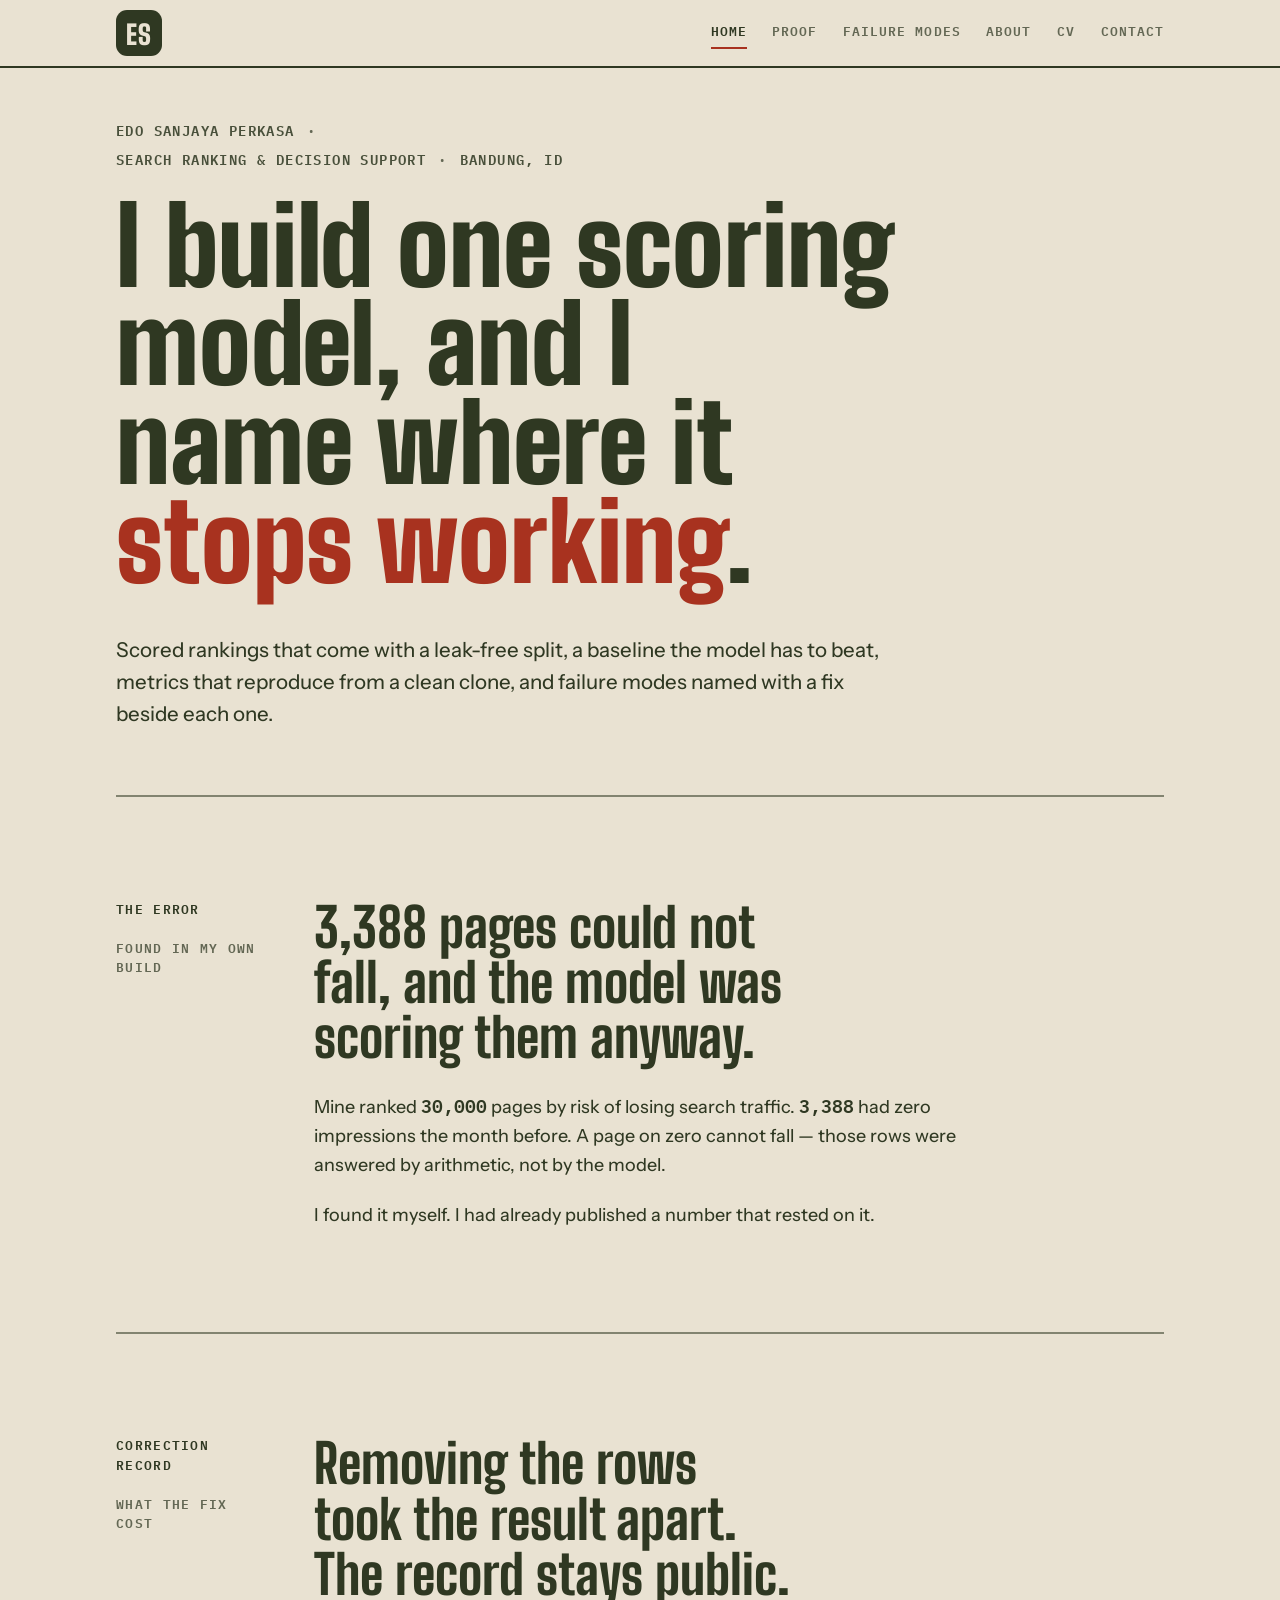
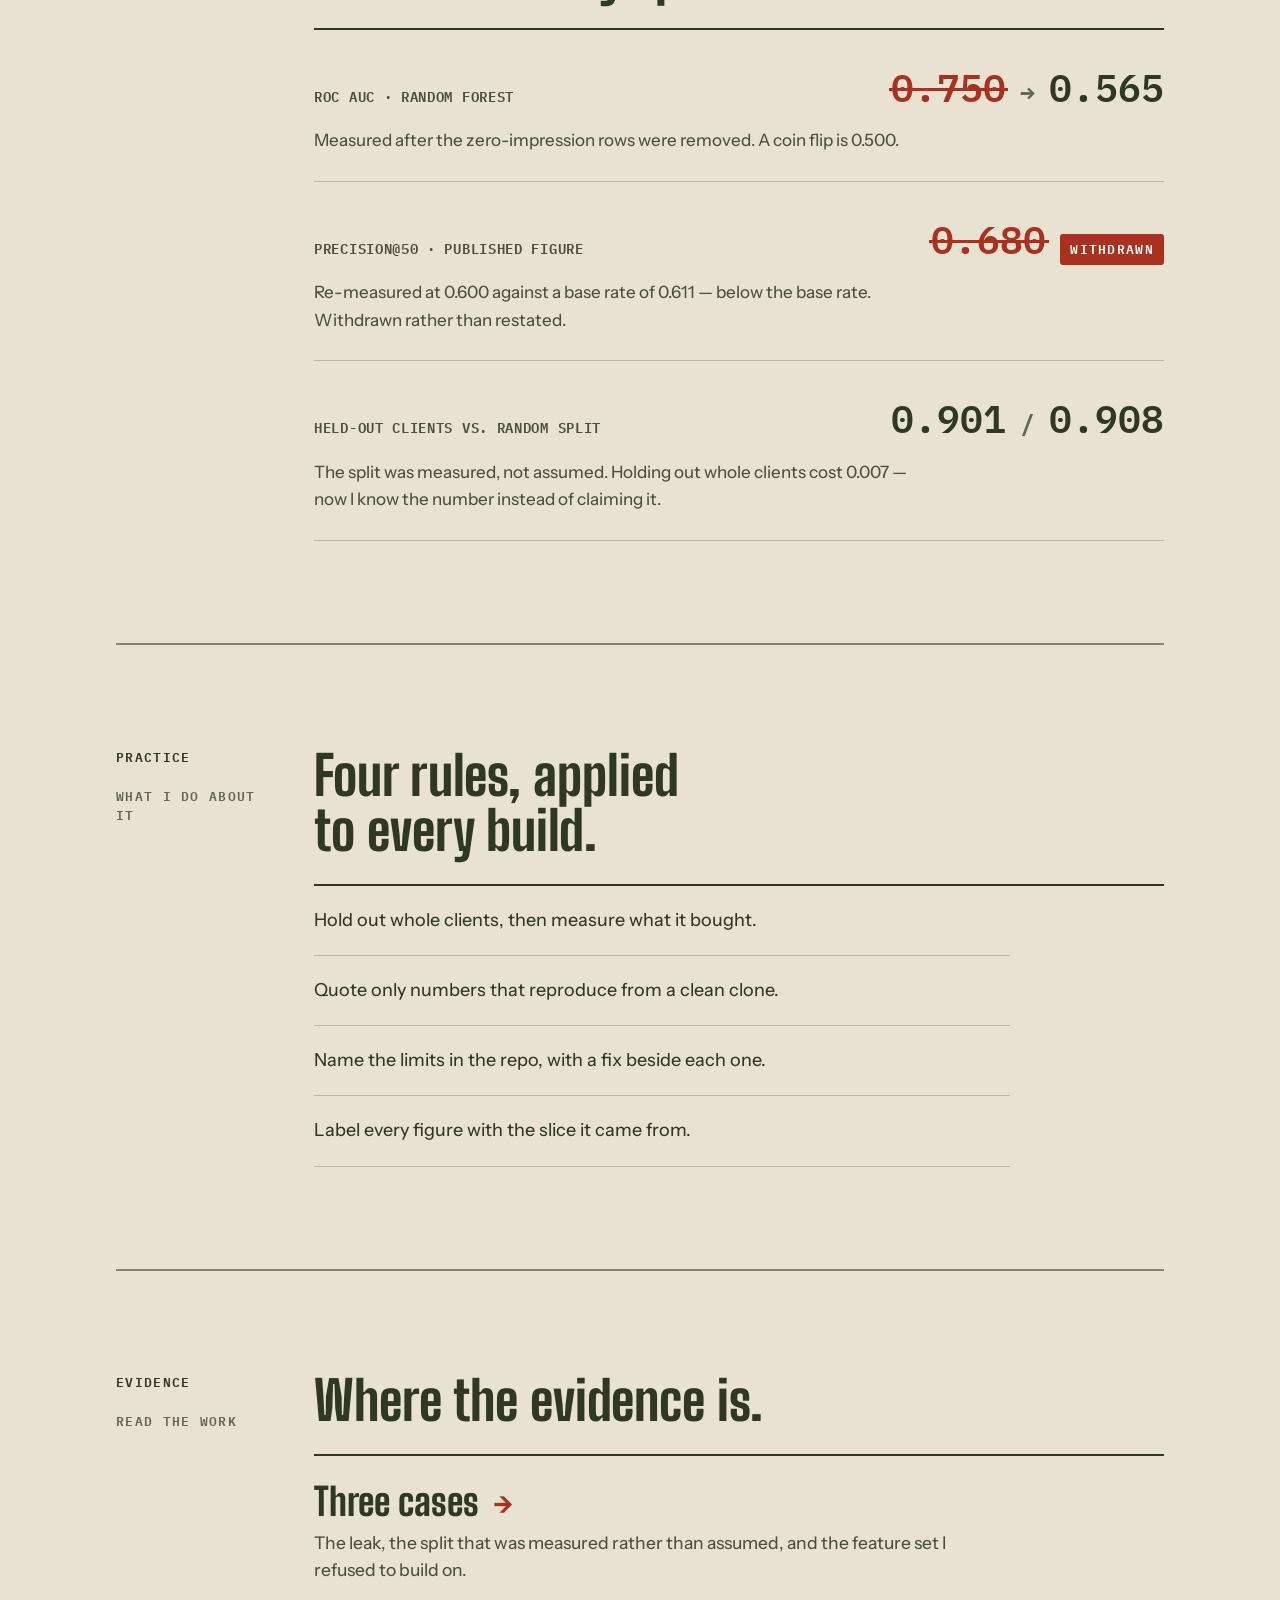
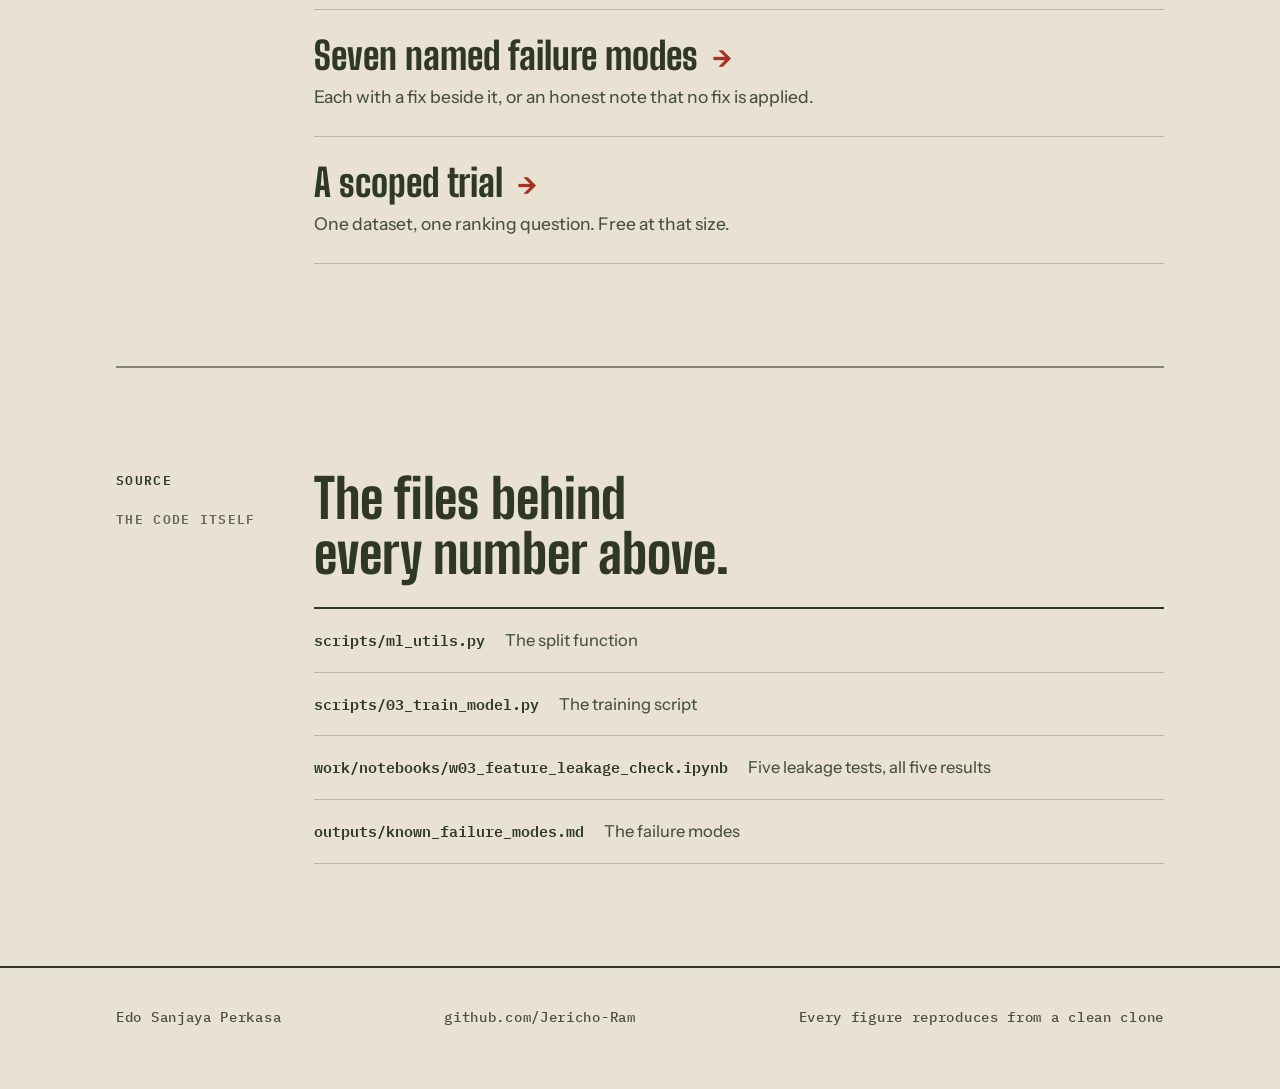
<file: index.html>
<!DOCTYPE html>
<html lang="en">
<head>
<meta charset="utf-8">
<meta name="viewport" content="width=device-width, initial-scale=1">
<title>Scoring models with the proof they hold — Edo Sanjaya Perkasa</title>
<meta name="description" content="I build scored rankings that come with a leak-free split, a baseline the model has to beat, real metrics, and named failure modes with fixes.">
<link rel="icon" type="image/png" sizes="32x32" href="icon-32.png?v=3">
<link rel="icon" type="image/png" sizes="16x16" href="icon-16.png?v=3">
<link rel="icon" href="favicon.ico?v=3" sizes="any">
<link rel="apple-touch-icon" href="apple-touch-icon.png?v=3">
<meta name="theme-color" content="#2F3822">
<link rel="preconnect" href="https://fonts.googleapis.com">
<link rel="preconnect" href="https://fonts.gstatic.com" crossorigin>
<link href="https://fonts.googleapis.com/css2?family=Big+Shoulders+Display:wght@700;800;900&family=IBM+Plex+Mono:wght@500;600&family=Instrument+Sans:wght@400;500;600&display=swap" rel="stylesheet">
<link rel="stylesheet" href="style.css">
</head>
<body>

<header class="masthead">
  <div class="wrap">
    <a class="monogram" href="index.html">ES</a>
    <nav class="nav" aria-label="Primary">
      <a href="index.html" aria-current="page">Home</a>
      <a href="cases.html">Proof</a>
      <a href="failure-modes.html">Failure modes</a>
      <a href="about.html">About</a>
      <a href="cv.html">CV</a>
      <a href="contact.html">Contact</a>
    </nav>
  </div>
</header>

<main>
  <section class="hero">
    <div class="wrap">
      <p class="kicker"><span>Edo Sanjaya Perkasa</span><span>Search ranking &amp; decision support</span><span>Bandung, ID</span></p>
      <h1>I build one scoring model, and I name where it <em>stops working</em>.</h1>
      <p class="lede">Scored rankings that come with a leak-free split, a baseline the model has to beat, metrics that reproduce from a clean clone, and failure modes named with a fix beside each one.</p>
    </div>
  </section>

  <div class="wrap">

    <section class="rec reveal">
      <div class="rail"><b>The error</b><br>found in my own build</div>
      <div>
        <h2>3,388 pages could not fall, and the model was scoring them anyway.</h2>
        <p>Mine ranked <span class="num">30,000</span> pages by risk of losing search traffic. <span class="num">3,388</span> had zero impressions the month before. A page on zero cannot fall — those rows were answered by arithmetic, not by the model.</p>
        <p>I found it myself. I had already published a number that rested on it.</p>
      </div>
    </section>

    <section class="rec reveal" id="correction">
      <div class="rail"><b>Correction record</b><br>what the fix cost</div>
      <div>
        <h2>Removing the rows took the result apart. The record stays public.</h2>
        <div class="ledger">
          <div class="row">
            <div class="metric">ROC AUC · random forest</div>
            <div class="figs"><span class="struck">0.750</span><span class="arrow">→</span><span>0.565</span></div>
            <p class="note">Measured after the zero-impression rows were removed. A coin flip is 0.500.</p>
          </div>
          <div class="row withdrawn">
            <div class="metric">Precision@50 · published figure</div>
            <div class="figs"><span class="struck">0.680</span><span class="stamp">Withdrawn</span></div>
            <p class="note">Re-measured at 0.600 against a base rate of 0.611 — below the base rate. Withdrawn rather than restated.</p>
          </div>
          <div class="row">
            <div class="metric">Held-out clients vs. random split</div>
            <div class="figs"><span>0.901</span><span class="arrow">/</span><span>0.908</span></div>
            <p class="note">The split was measured, not assumed. Holding out whole clients cost 0.007 — now I know the number instead of claiming it.</p>
          </div>
        </div>
      </div>
    </section>

    <section class="rec reveal">
      <div class="rail"><b>Practice</b><br>what I do about it</div>
      <div>
        <h2>Four rules, applied to every build.</h2>
        <ul class="practice">
          <li>Hold out whole clients, then measure what it bought.</li>
          <li>Quote only numbers that reproduce from a clean clone.</li>
          <li>Name the limits in the repo, with a fix beside each one.</li>
          <li>Label every figure with the slice it came from.</li>
        </ul>
      </div>
    </section>

    <section class="rec reveal">
      <div class="rail"><b>Evidence</b><br>read the work</div>
      <div>
        <h2>Where the evidence is.</h2>
        <div class="evidence">
          <a class="ev" href="cases.html">
            <span class="t">Three cases</span>
            <span class="d">The leak, the split that was measured rather than assumed, and the feature set I refused to build on.</span>
          </a>
          <a class="ev" href="failure-modes.html">
            <span class="t">Seven named failure modes</span>
            <span class="d">Each with a fix beside it, or an honest note that no fix is applied.</span>
          </a>
          <a class="ev" href="contact.html">
            <span class="t">A scoped trial</span>
            <span class="d">One dataset, one ranking question. Free at that size.</span>
          </a>
        </div>
      </div>
    </section>

    <section class="rec reveal">
      <div class="rail"><b>Source</b><br>the code itself</div>
      <div>
        <h2>The files behind every number above.</h2>
        <ul class="files">
          <li><a href="https://github.com/Jericho-Ram/FlyRank-Internship-ML/blob/main/scripts/ml_utils.py"><span class="path">scripts/ml_utils.py</span><span class="what">The split function</span></a></li>
          <li><a href="https://github.com/Jericho-Ram/FlyRank-Internship-ML/blob/main/scripts/03_train_model.py"><span class="path">scripts/03_train_model.py</span><span class="what">The training script</span></a></li>
          <li><a href="https://github.com/Jericho-Ram/FlyRank-Internship-ML/blob/main/work/notebooks/w03_feature_leakage_check.ipynb"><span class="path">work/notebooks/w03_feature_leakage_check.ipynb</span><span class="what">Five leakage tests, all five results</span></a></li>
          <li><a href="https://github.com/Jericho-Ram/FlyRank-Internship-ML/blob/main/outputs/known_failure_modes.md"><span class="path">outputs/known_failure_modes.md</span><span class="what">The failure modes</span></a></li>
        </ul>
      </div>
    </section>

  </div>
</main>

<footer>
  <div class="wrap">
    <span>Edo Sanjaya Perkasa</span>
    <span><a href="https://github.com/Jericho-Ram/FlyRank-Internship-ML">github.com/Jericho-Ram</a></span>
    <span>Every figure reproduces from a clean clone</span>
  </div>
</footer>

<script>
(function(){
  var els=document.querySelectorAll('.reveal');
  if(!('IntersectionObserver' in window)){els.forEach(function(e){e.classList.add('is-in')});return;}
  var io=new IntersectionObserver(function(en){en.forEach(function(e){if(e.isIntersecting){e.target.classList.add('is-in');io.unobserve(e.target);}})},{threshold:.15,rootMargin:'0px 0px -6% 0px'});
  els.forEach(function(e){io.observe(e)});
})();
</script>
</body>
</html>
</file>
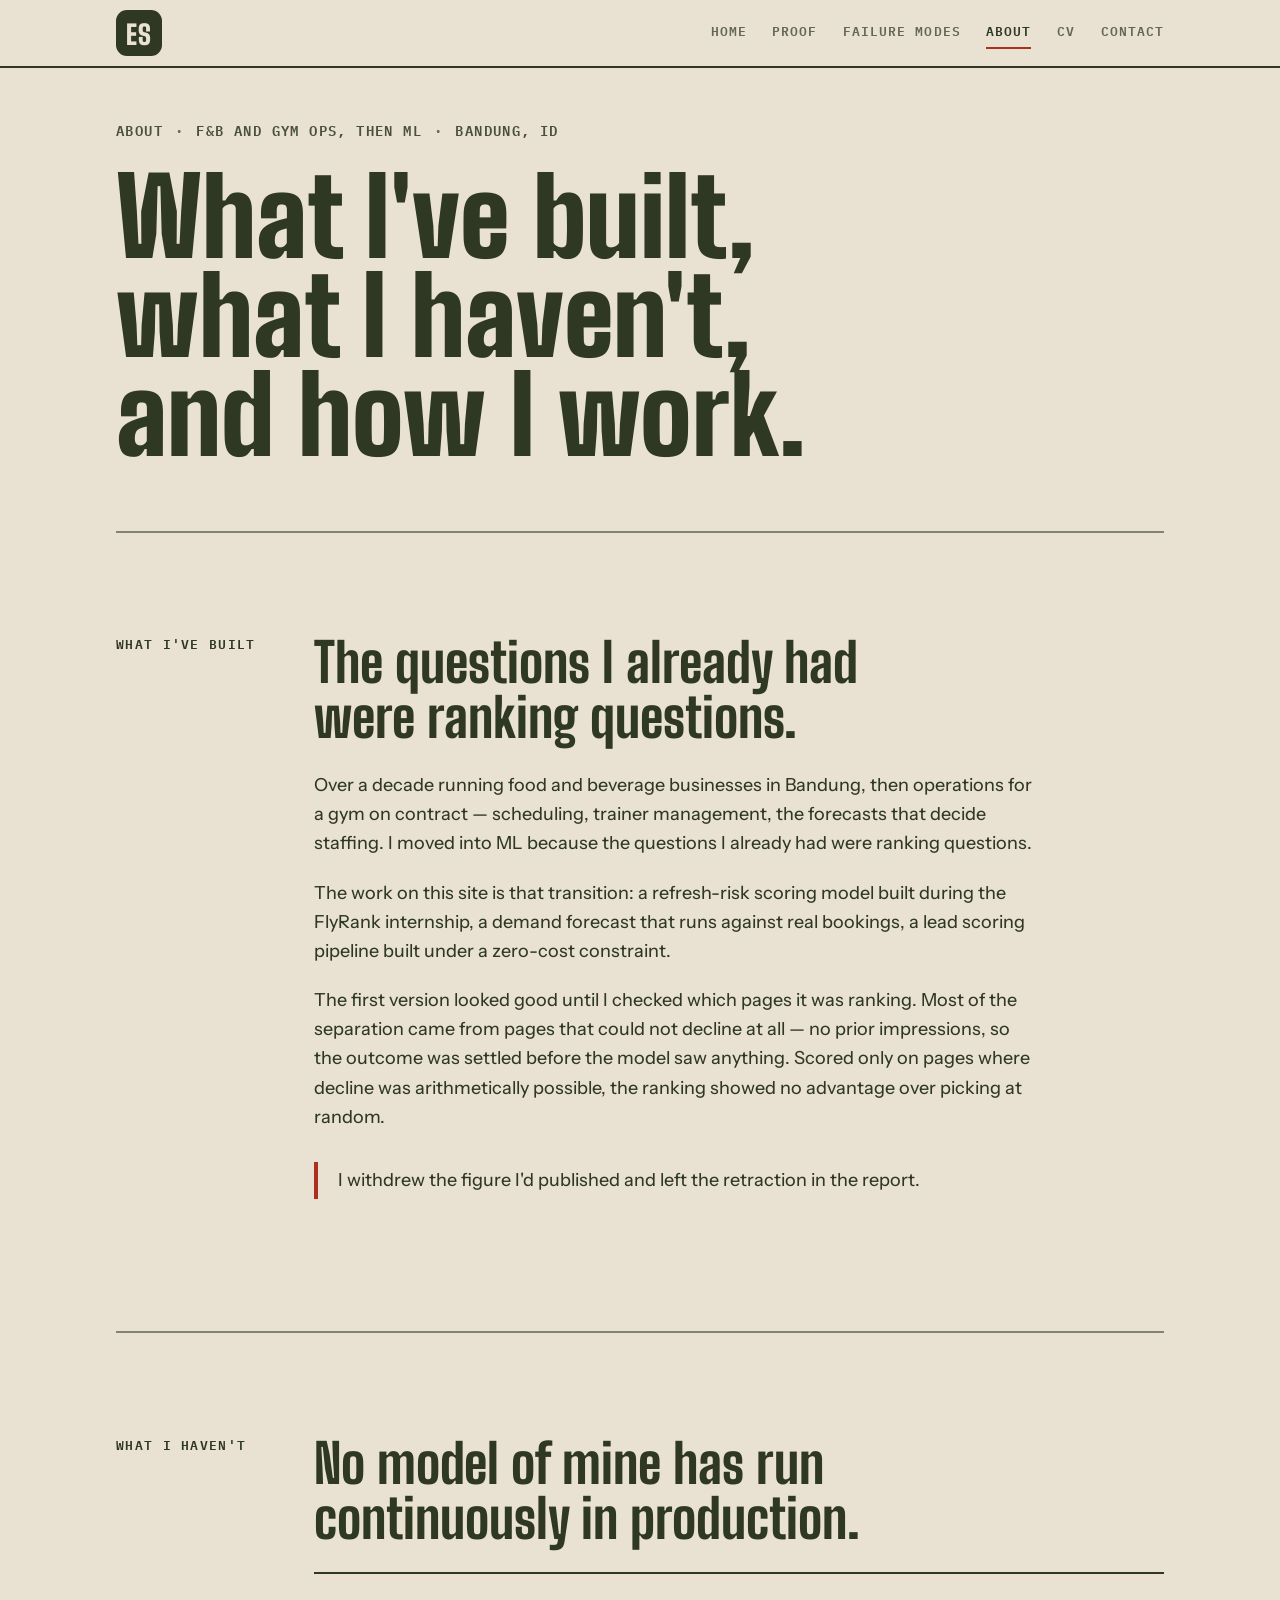
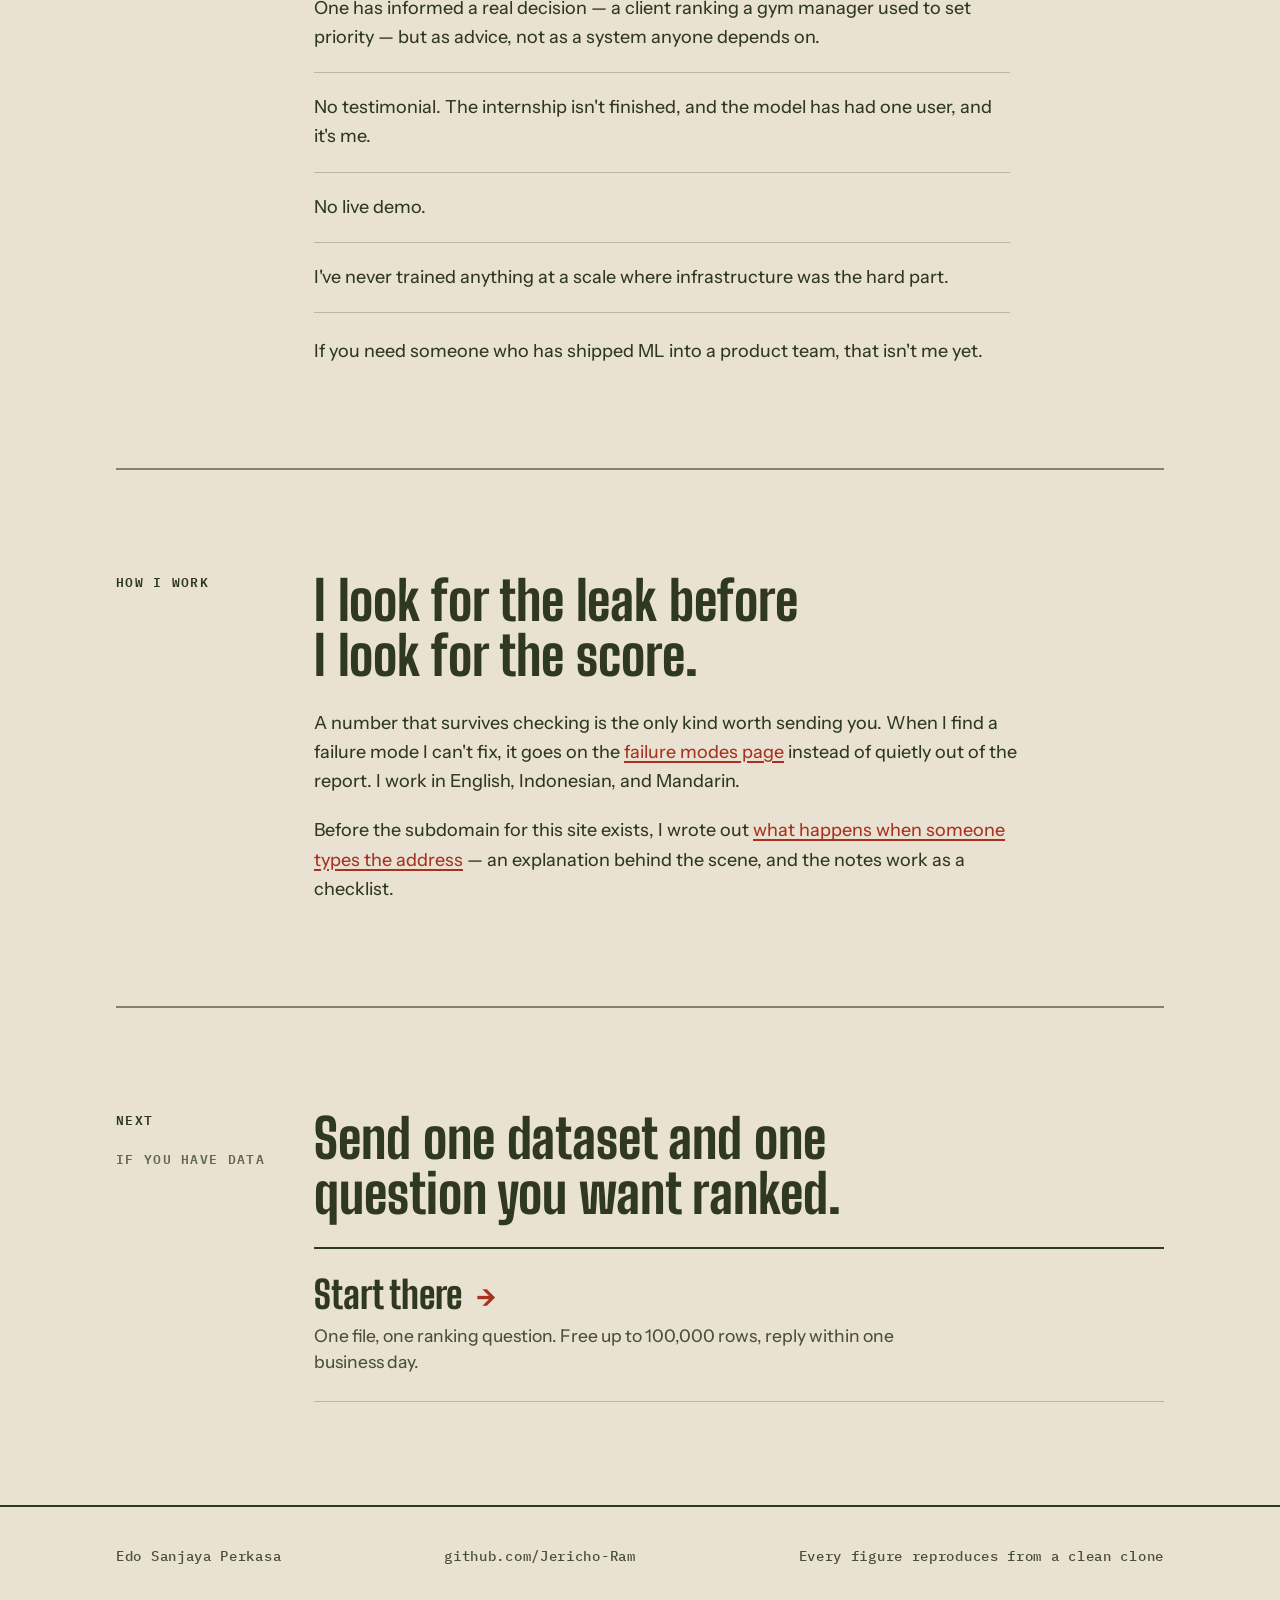
<file: about.html>
<!DOCTYPE html>
<html lang="en">
<head>
<meta charset="utf-8">
<meta name="viewport" content="width=device-width, initial-scale=1">
<title>About — Edo Sanjaya Perkasa</title>
<meta name="description" content="What I've built, what I haven't, and how I work. The leak I found in my own model, and the figure I withdrew because of it.">
<link rel="icon" type="image/png" sizes="32x32" href="icon-32.png?v=3">
<link rel="icon" type="image/png" sizes="16x16" href="icon-16.png?v=3">
<link rel="icon" href="favicon.ico?v=3" sizes="any">
<link rel="apple-touch-icon" href="apple-touch-icon.png?v=3">
<meta name="theme-color" content="#2F3822">
<link rel="preconnect" href="https://fonts.googleapis.com">
<link rel="preconnect" href="https://fonts.gstatic.com" crossorigin>
<link href="https://fonts.googleapis.com/css2?family=Big+Shoulders+Display:wght@700;800;900&family=IBM+Plex+Mono:wght@500;600&family=Instrument+Sans:wght@400;500;600&display=swap" rel="stylesheet">
<link rel="stylesheet" href="style.css">
</head>
<body>

<header class="masthead">
  <div class="wrap">
    <a class="monogram" href="index.html">ES</a>
    <nav class="nav" aria-label="Primary">
      <a href="index.html">Home</a>
      <a href="cases.html">Proof</a>
      <a href="failure-modes.html">Failure modes</a>
      <a href="about.html" aria-current="page">About</a>
      <a href="cv.html">CV</a>
      <a href="contact.html">Contact</a>
    </nav>
  </div>
</header>

<main>
  <section class="hero">
    <div class="wrap">
      <p class="kicker"><span>About</span><span>F&amp;B and gym ops, then ML</span><span>Bandung, ID</span></p>
      <h1>What I've built, what I haven't, and how I work.</h1>
    </div>
  </section>

  <div class="wrap">

    <section class="rec reveal">
      <div class="rail"><b>What I've built</b></div>
      <div>
        <h2>The questions I already had were ranking questions.</h2>
        <p>Over a decade running food and beverage businesses in Bandung, then operations for a gym on contract — scheduling, trainer management, the forecasts that decide staffing. I moved into ML because the questions I already had were ranking questions.</p>
        <p>The work on this site is that transition: a refresh-risk scoring model built during the FlyRank internship, a demand forecast that runs against real bookings, a lead scoring pipeline built under a zero-cost constraint.</p>
        <p>The first version looked good until I checked which pages it was ranking. Most of the separation came from pages that could not decline at all — no prior impressions, so the outcome was settled before the model saw anything. Scored only on pages where decline was arithmetically possible, the ranking showed no advantage over picking at random.</p>
        <div class="callout">
          <p>I withdrew the figure I'd published and left the retraction in the report.</p>
        </div>
      </div>
    </section>

    <section class="rec reveal">
      <div class="rail"><b>What I haven't</b></div>
      <div>
        <h2>No model of mine has run continuously in production.</h2>
        <ul class="plain">
          <li>One has informed a real decision — a client ranking a gym manager used to set priority — but as advice, not as a system anyone depends on.</li>
          <li>No testimonial. The internship isn't finished, and the model has had one user, and it's me.</li>
          <li>No live demo.</li>
          <li>I've never trained anything at a scale where infrastructure was the hard part.</li>
        </ul>
        <p style="margin-top:24px">If you need someone who has shipped ML into a product team, that isn't me yet.</p>
      </div>
    </section>

    <section class="rec reveal">
      <div class="rail"><b>How I work</b></div>
      <div>
        <h2>I look for the leak before I look for the score.</h2>
        <p>A number that survives checking is the only kind worth sending you. When I find a failure mode I can't fix, it goes on the <a href="failure-modes.html">failure modes page</a> instead of quietly out of the report. I work in English, Indonesian, and Mandarin.</p>
        <p>Before the subdomain for this site exists, I wrote out <a href="dns-walkthrough.html">what happens when someone types the address</a> — an explanation behind the scene, and the notes work as a checklist.</p>
      </div>
    </section>

    <section class="rec reveal">
      <div class="rail"><b>Next</b><br>if you have data</div>
      <div>
        <h2>Send one dataset and one question you want ranked.</h2>
        <div class="evidence">
          <a class="ev" href="contact.html">
            <span class="t">Start there</span>
            <span class="d">One file, one ranking question. Free up to 100,000 rows, reply within one business day.</span>
          </a>
        </div>
      </div>
    </section>

  </div>
</main>

<footer>
  <div class="wrap">
    <span>Edo Sanjaya Perkasa</span>
    <span><a href="https://github.com/Jericho-Ram/FlyRank-Internship-ML">github.com/Jericho-Ram</a></span>
    <span>Every figure reproduces from a clean clone</span>
  </div>
</footer>

<script>
(function(){
  var els=document.querySelectorAll('.reveal');
  if(!('IntersectionObserver' in window)){els.forEach(function(e){e.classList.add('is-in')});return;}
  var io=new IntersectionObserver(function(en){en.forEach(function(e){if(e.isIntersecting){e.target.classList.add('is-in');io.unobserve(e.target);}})},{threshold:.12,rootMargin:'0px 0px -6% 0px'});
  els.forEach(function(e){io.observe(e)});
})();
</script>
</body>
</html>
</file>
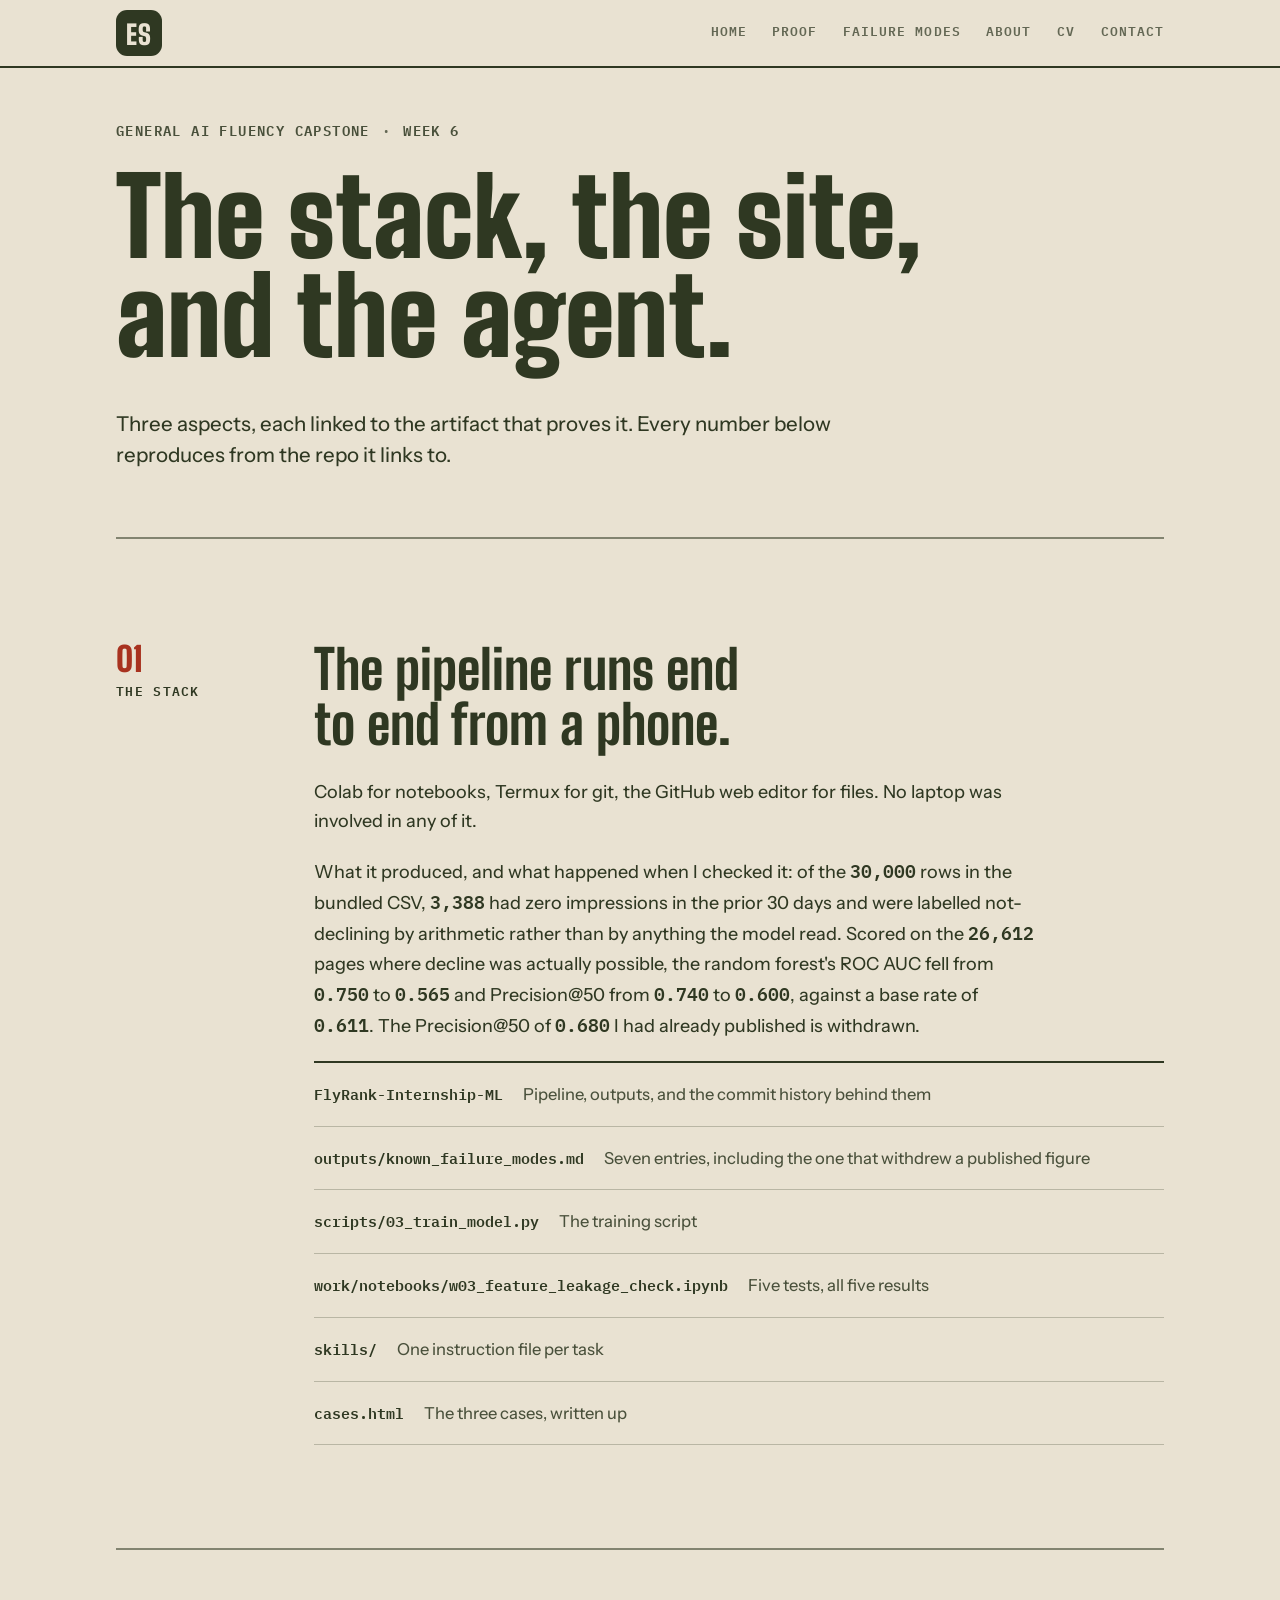
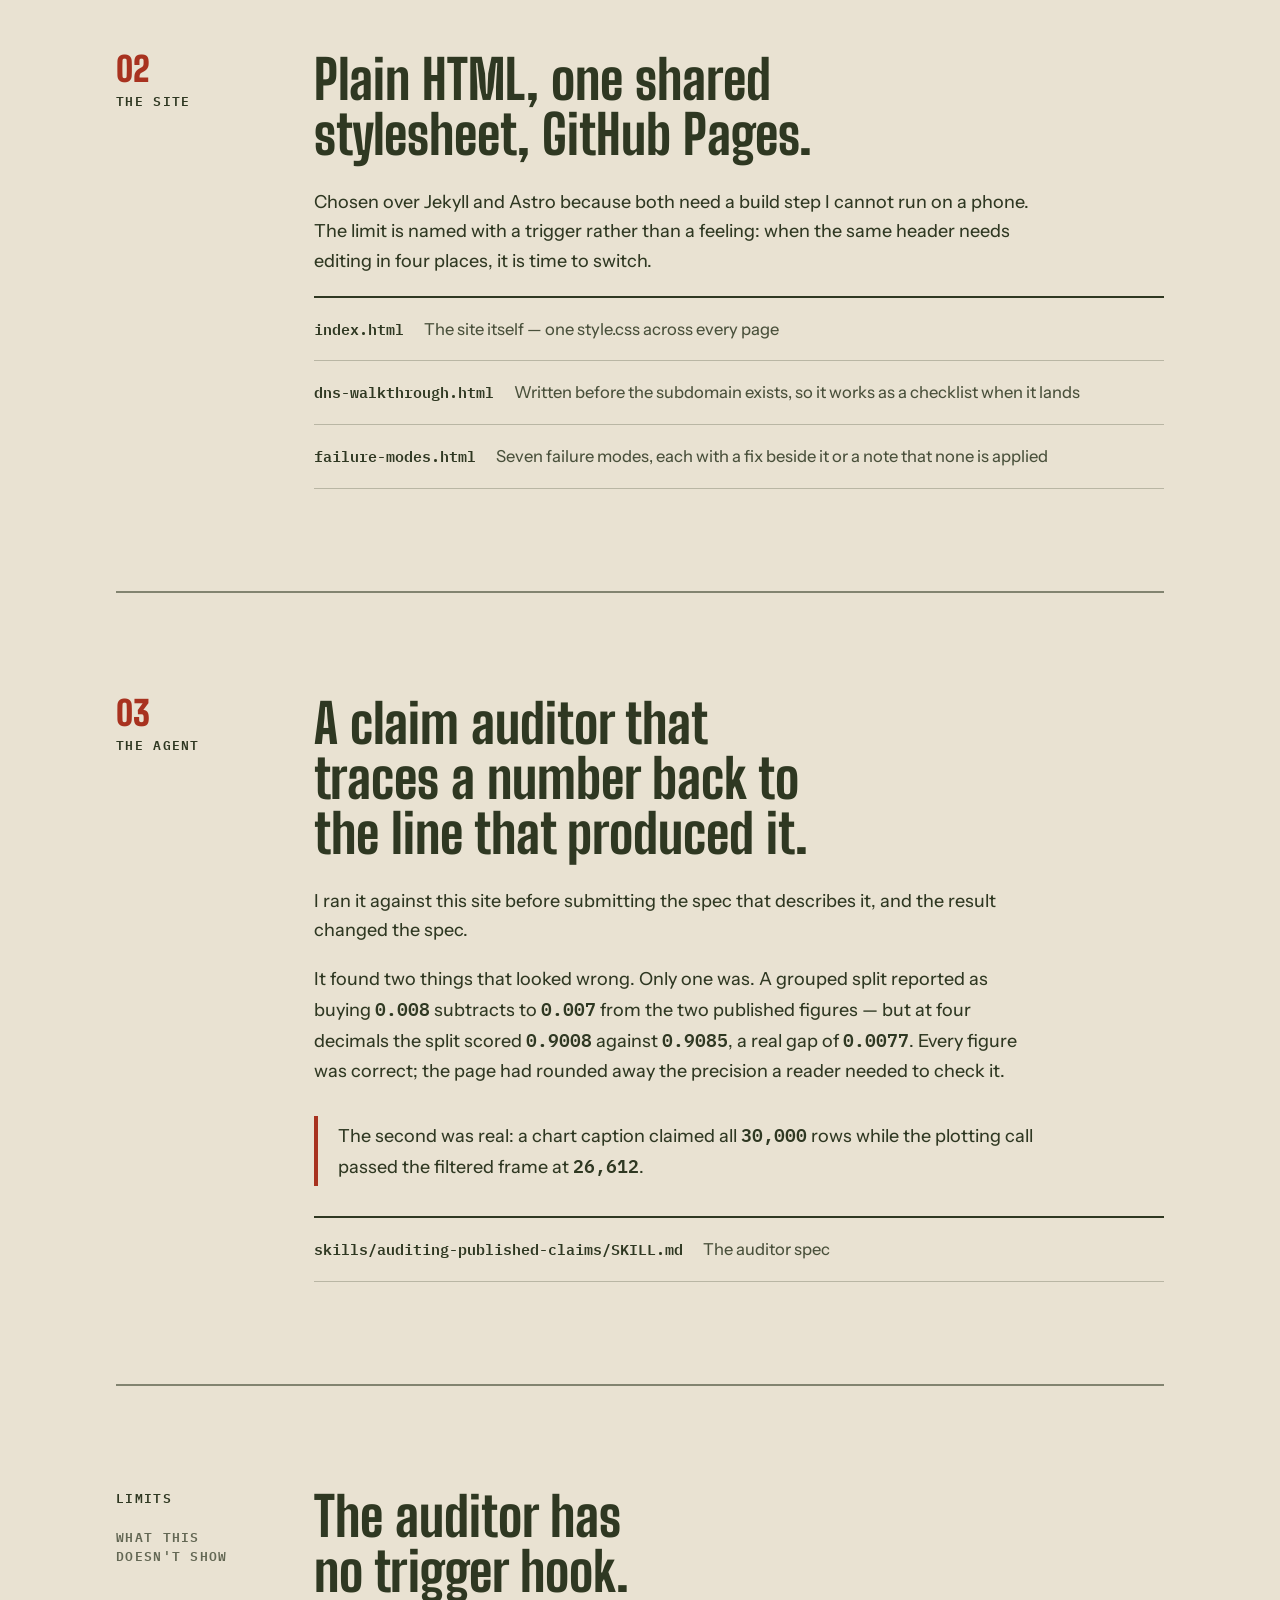
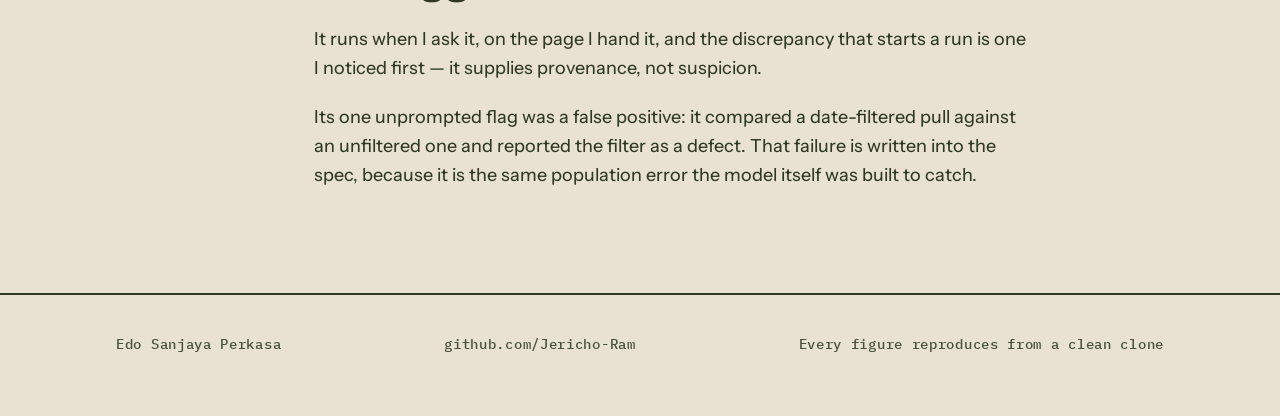
<file: capstone.html>
<!DOCTYPE html>
<html lang="en">
<head>
<meta charset="utf-8">
<meta name="viewport" content="width=device-width, initial-scale=1">
<title>Capstone — Edo Sanjaya Perkasa</title>
<meta name="description" content="General AI Fluency capstone: the stack I work in, the site you're reading, and the agent that audits it. Each one links to the thing that proves it.">
<meta name="robots" content="noindex">
<link rel="icon" type="image/png" sizes="32x32" href="icon-32.png?v=3">
<link rel="icon" type="image/png" sizes="16x16" href="icon-16.png?v=3">
<link rel="icon" href="favicon.ico?v=3" sizes="any">
<link rel="apple-touch-icon" href="apple-touch-icon.png?v=3">
<meta name="theme-color" content="#2F3822">
<link rel="preconnect" href="https://fonts.googleapis.com">
<link rel="preconnect" href="https://fonts.gstatic.com" crossorigin>
<link href="https://fonts.googleapis.com/css2?family=Big+Shoulders+Display:wght@700;800;900&family=IBM+Plex+Mono:wght@500;600&family=Instrument+Sans:wght@400;500;600&display=swap" rel="stylesheet">
<link rel="stylesheet" href="style.css">
</head>
<body>

<header class="masthead">
  <div class="wrap">
    <a class="monogram" href="index.html">ES</a>
    <nav class="nav" aria-label="Primary">
      <a href="index.html">Home</a>
      <a href="cases.html">Proof</a>
      <a href="failure-modes.html">Failure modes</a>
      <a href="about.html">About</a>
      <a href="cv.html">CV</a>
      <a href="contact.html">Contact</a>
    </nav>
  </div>
</header>

<main>
  <section class="hero">
    <div class="wrap">
      <p class="kicker"><span>General AI Fluency capstone</span><span>Week 6</span></p>
      <h1>The stack, the site, and the agent.</h1>
      <p class="lede">Three aspects, each linked to the artifact that proves it. Every number below reproduces from the repo it links to.</p>
    </div>
  </section>

  <div class="wrap">

    <section class="rec reveal">
      <div class="rail"><span class="seq">01</span><b>The stack</b></div>
      <div>
        <h2>The pipeline runs end to end from a phone.</h2>
        <p>Colab for notebooks, Termux for git, the GitHub web editor for files. No laptop was involved in any of it.</p>
        <p>What it produced, and what happened when I checked it: of the <span class="num">30,000</span> rows in the bundled CSV, <span class="num">3,388</span> had zero impressions in the prior 30 days and were labelled not-declining by arithmetic rather than by anything the model read. Scored on the <span class="num">26,612</span> pages where decline was actually possible, the random forest's ROC AUC fell from <span class="num">0.750</span> to <span class="num">0.565</span> and Precision@50 from <span class="num">0.740</span> to <span class="num">0.600</span>, against a base rate of <span class="num">0.611</span>. The Precision@50 of <span class="num">0.680</span> I had already published is withdrawn.</p>
        <ul class="files">
          <li><a href="https://github.com/Jericho-Ram/FlyRank-Internship-ML"><span class="path">FlyRank-Internship-ML</span><span class="what">Pipeline, outputs, and the commit history behind them</span></a></li>
          <li><a href="https://github.com/Jericho-Ram/FlyRank-Internship-ML/blob/main/outputs/known_failure_modes.md"><span class="path">outputs/known_failure_modes.md</span><span class="what">Seven entries, including the one that withdrew a published figure</span></a></li>
          <li><a href="https://github.com/Jericho-Ram/FlyRank-Internship-ML/blob/main/scripts/03_train_model.py"><span class="path">scripts/03_train_model.py</span><span class="what">The training script</span></a></li>
          <li><a href="https://github.com/Jericho-Ram/FlyRank-Internship-ML/blob/main/work/notebooks/w03_feature_leakage_check.ipynb"><span class="path">work/notebooks/w03_feature_leakage_check.ipynb</span><span class="what">Five tests, all five results</span></a></li>
          <li><a href="https://github.com/Jericho-Ram/FlyRank-Internship-ML/tree/main/skills"><span class="path">skills/</span><span class="what">One instruction file per task</span></a></li>
          <li><a href="cases.html"><span class="path">cases.html</span><span class="what">The three cases, written up</span></a></li>
        </ul>
      </div>
    </section>

    <section class="rec reveal">
      <div class="rail"><span class="seq">02</span><b>The site</b></div>
      <div>
        <h2>Plain HTML, one shared stylesheet, GitHub Pages.</h2>
        <p>Chosen over Jekyll and Astro because both need a build step I cannot run on a phone. The limit is named with a trigger rather than a feeling: when the same header needs editing in four places, it is time to switch.</p>
        <ul class="files">
          <li><a href="index.html"><span class="path">index.html</span><span class="what">The site itself — one style.css across every page</span></a></li>
          <li><a href="dns-walkthrough.html"><span class="path">dns-walkthrough.html</span><span class="what">Written before the subdomain exists, so it works as a checklist when it lands</span></a></li>
          <li><a href="failure-modes.html"><span class="path">failure-modes.html</span><span class="what">Seven failure modes, each with a fix beside it or a note that none is applied</span></a></li>
        </ul>
      </div>
    </section>

    <section class="rec reveal">
      <div class="rail"><span class="seq">03</span><b>The agent</b></div>
      <div>
        <h2>A claim auditor that traces a number back to the line that produced it.</h2>
        <p>I ran it against this site before submitting the spec that describes it, and the result changed the spec.</p>
        <p>It found two things that looked wrong. Only one was. A grouped split reported as buying <span class="num">0.008</span> subtracts to <span class="num">0.007</span> from the two published figures — but at four decimals the split scored <span class="num">0.9008</span> against <span class="num">0.9085</span>, a real gap of <span class="num">0.0077</span>. Every figure was correct; the page had rounded away the precision a reader needed to check it.</p>
        <div class="callout">
          <p>The second was real: a chart caption claimed all <span class="num">30,000</span> rows while the plotting call passed the filtered frame at <span class="num">26,612</span>.</p>
        </div>
        <ul class="files">
          <li><a href="https://github.com/Jericho-Ram/FlyRank-Internship-ML/blob/main/skills/auditing-published-claims/SKILL.md"><span class="path">skills/auditing-published-claims/SKILL.md</span><span class="what">The auditor spec</span></a></li>
        </ul>
      </div>
    </section>

    <section class="rec reveal">
      <div class="rail"><b>Limits</b><br>what this doesn't show</div>
      <div>
        <h2>The auditor has no trigger hook.</h2>
        <p>It runs when I ask it, on the page I hand it, and the discrepancy that starts a run is one I noticed first — it supplies provenance, not suspicion.</p>
        <p>Its one unprompted flag was a false positive: it compared a date-filtered pull against an unfiltered one and reported the filter as a defect. That failure is written into the spec, because it is the same population error the model itself was built to catch.</p>
      </div>
    </section>

  </div>
</main>

<footer>
  <div class="wrap">
    <span>Edo Sanjaya Perkasa</span>
    <span><a href="https://github.com/Jericho-Ram/FlyRank-Internship-ML">github.com/Jericho-Ram</a></span>
    <span>Every figure reproduces from a clean clone</span>
  </div>
</footer>

<script>
(function(){
  var els=document.querySelectorAll('.reveal');
  if(!('IntersectionObserver' in window)){els.forEach(function(e){e.classList.add('is-in')});return;}
  var io=new IntersectionObserver(function(en){en.forEach(function(e){if(e.isIntersecting){e.target.classList.add('is-in');io.unobserve(e.target);}})},{threshold:.1,rootMargin:'0px 0px -6% 0px'});
  els.forEach(function(e){io.observe(e)});
})();
</script>
</body>
</html>
</file>
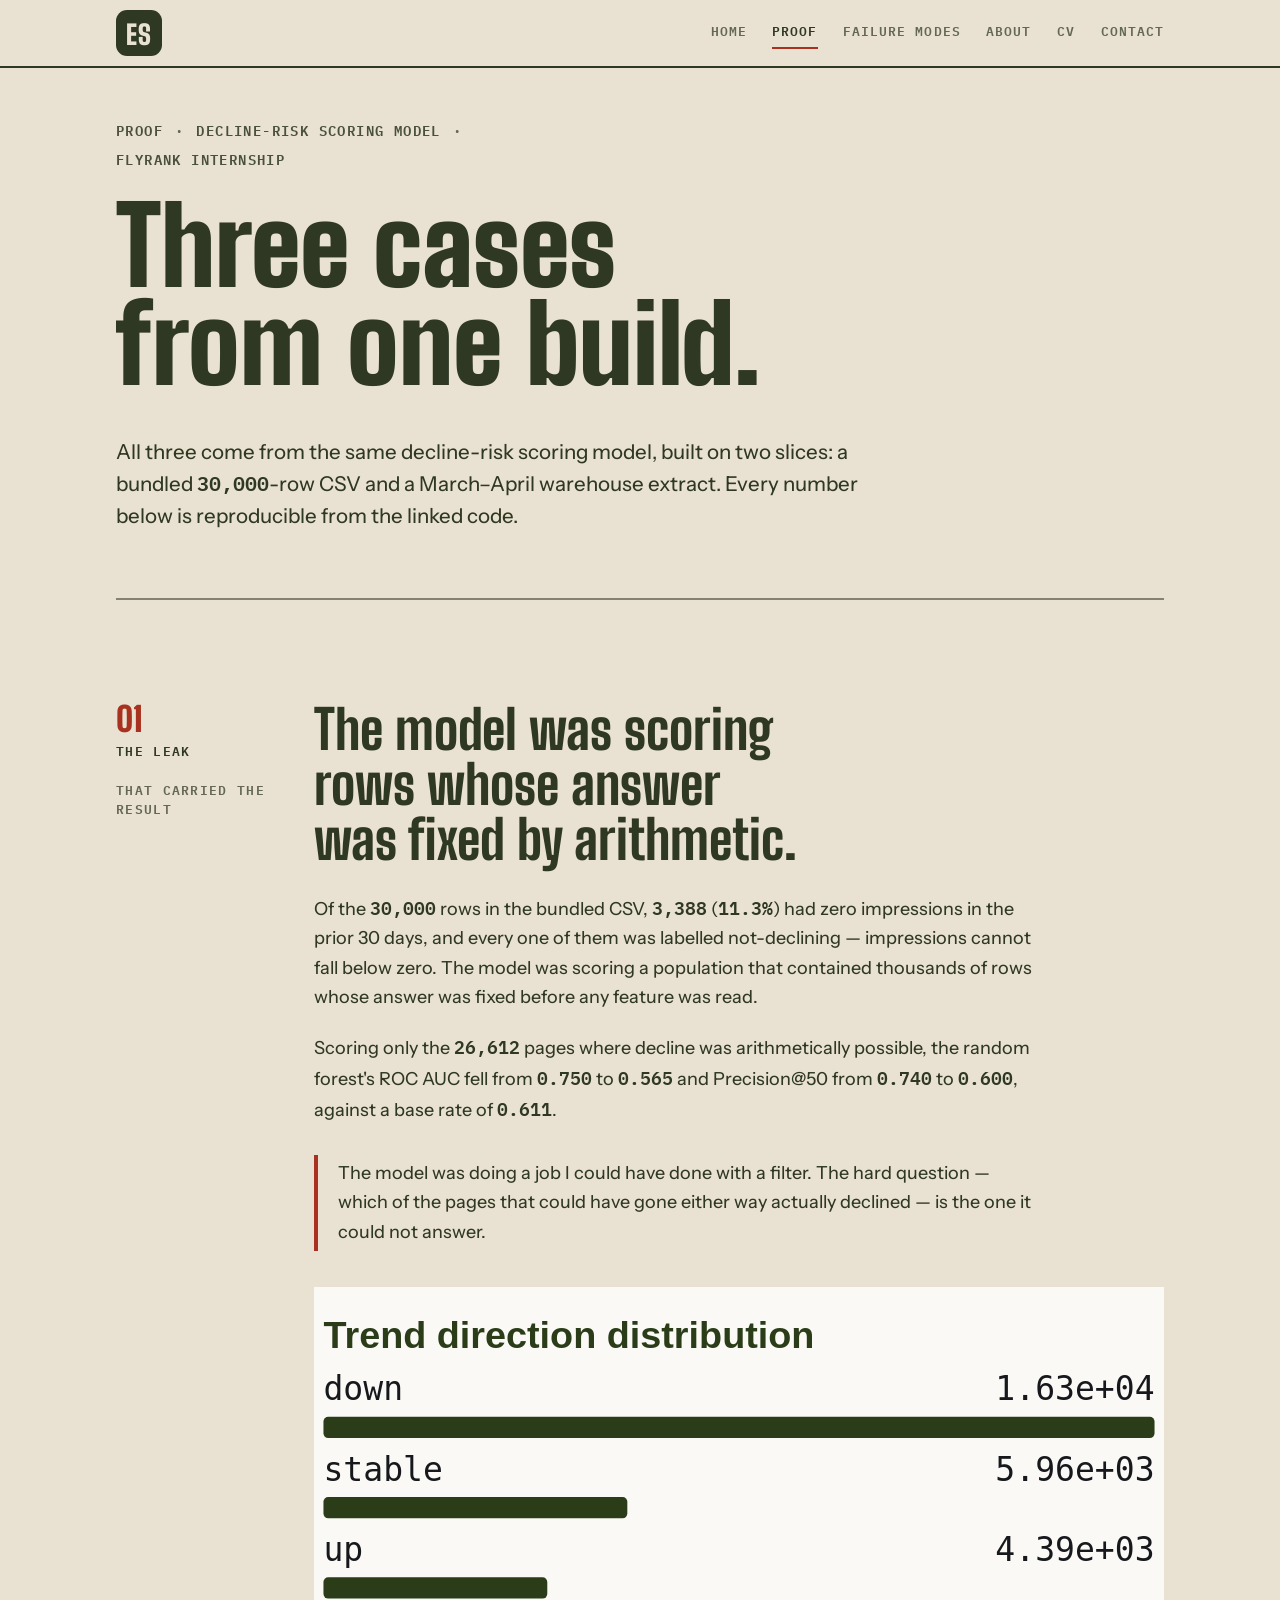
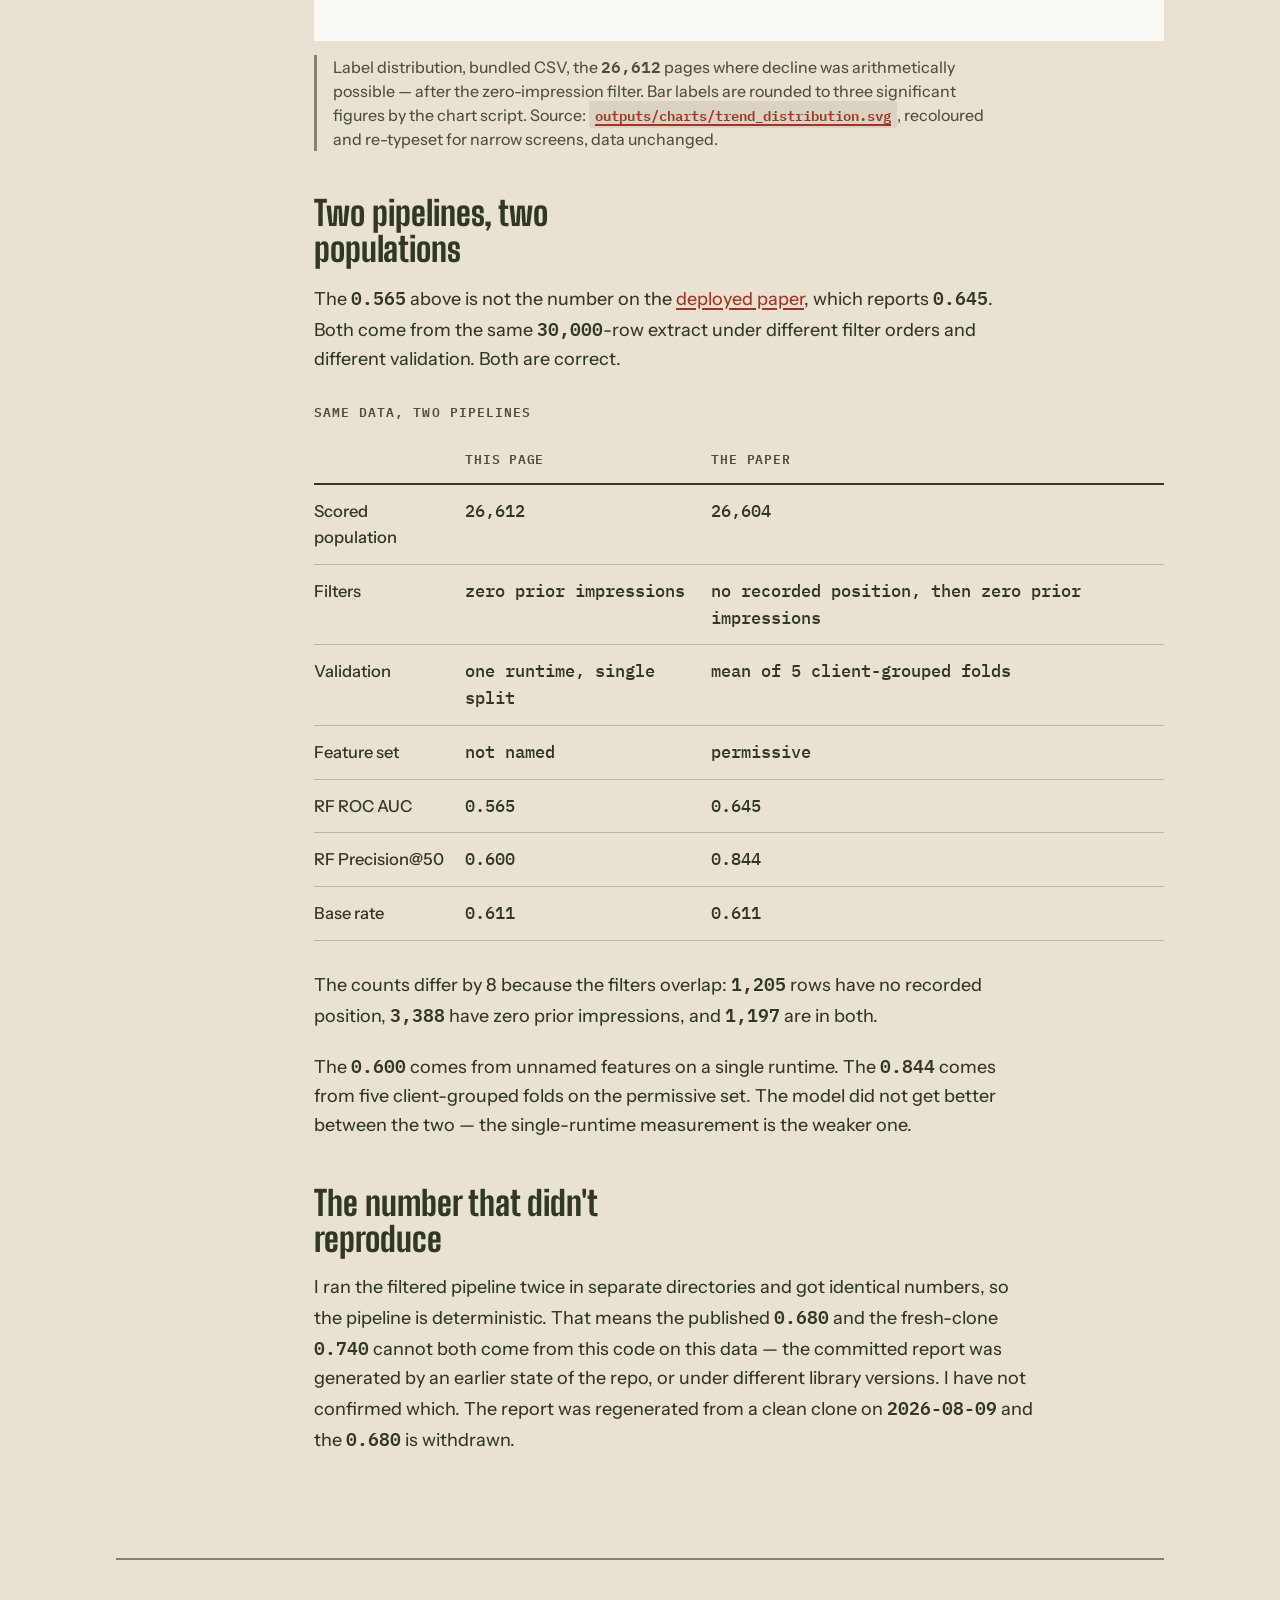
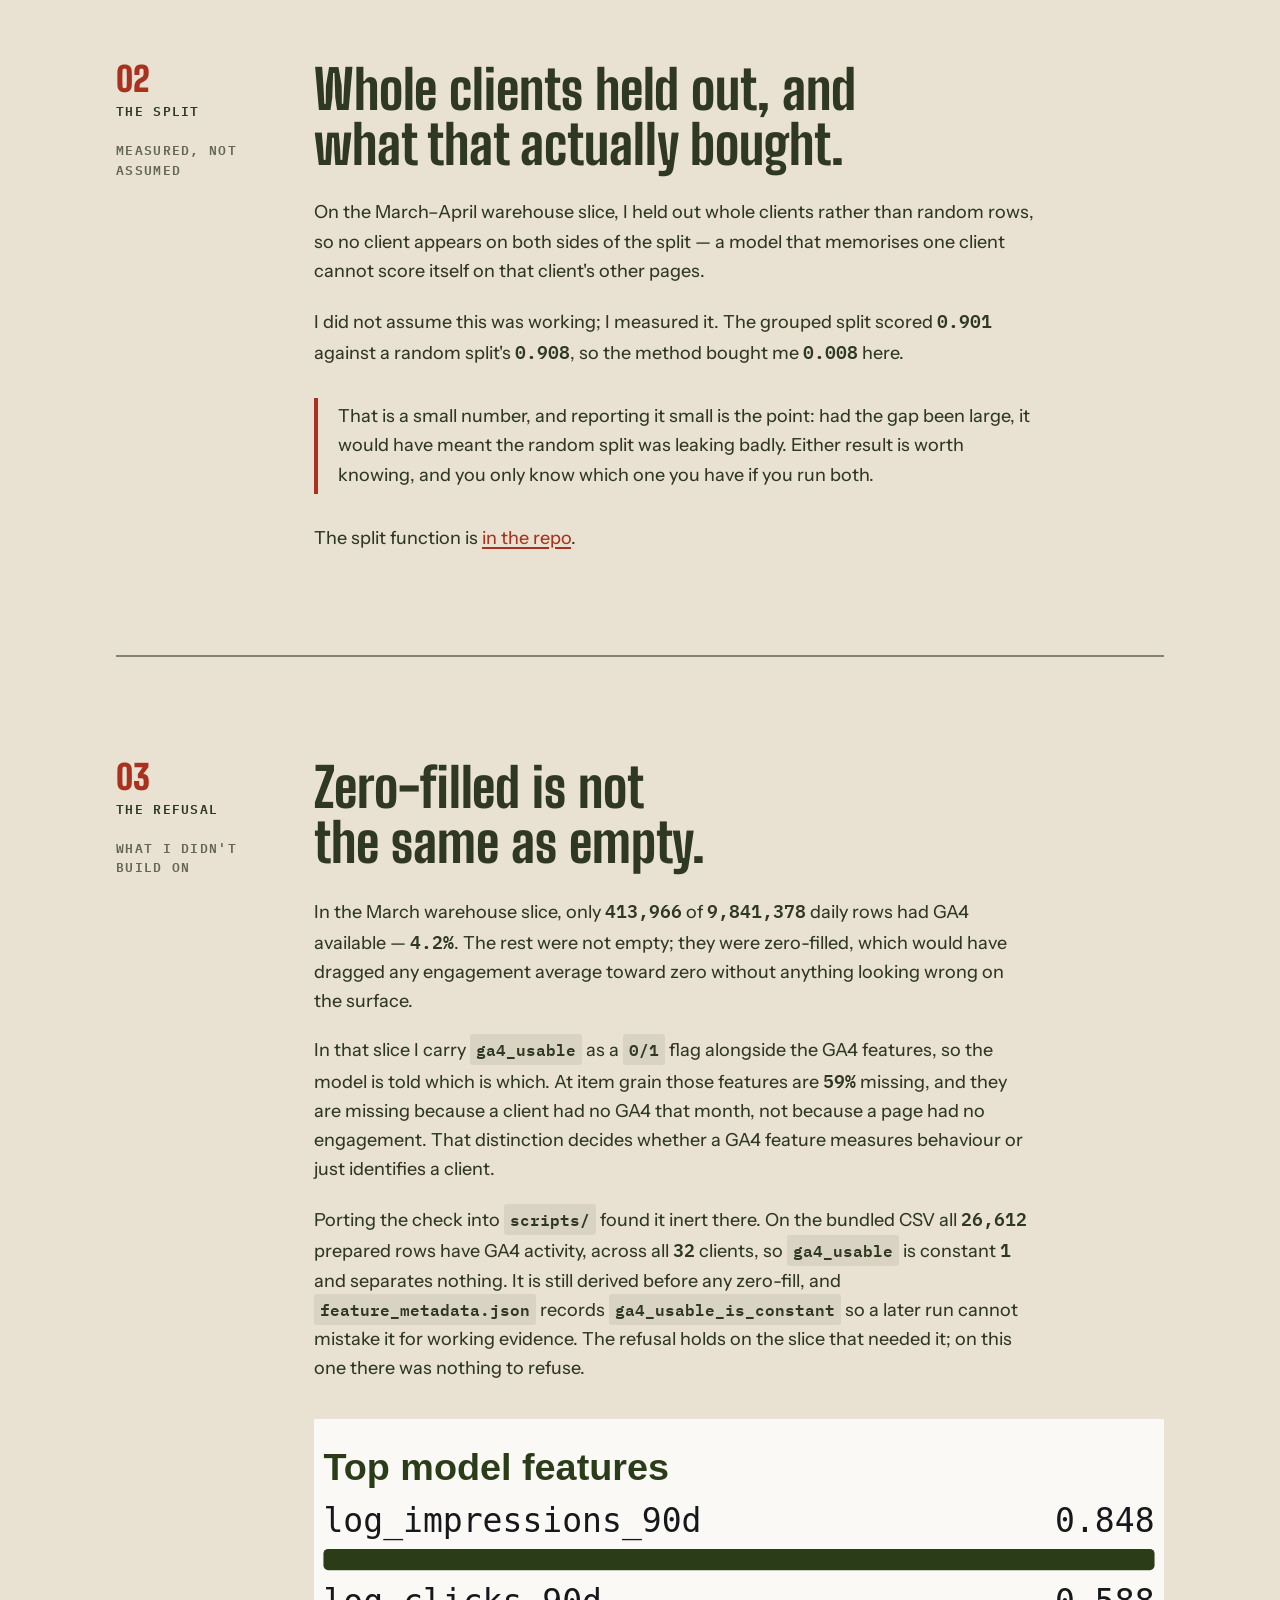
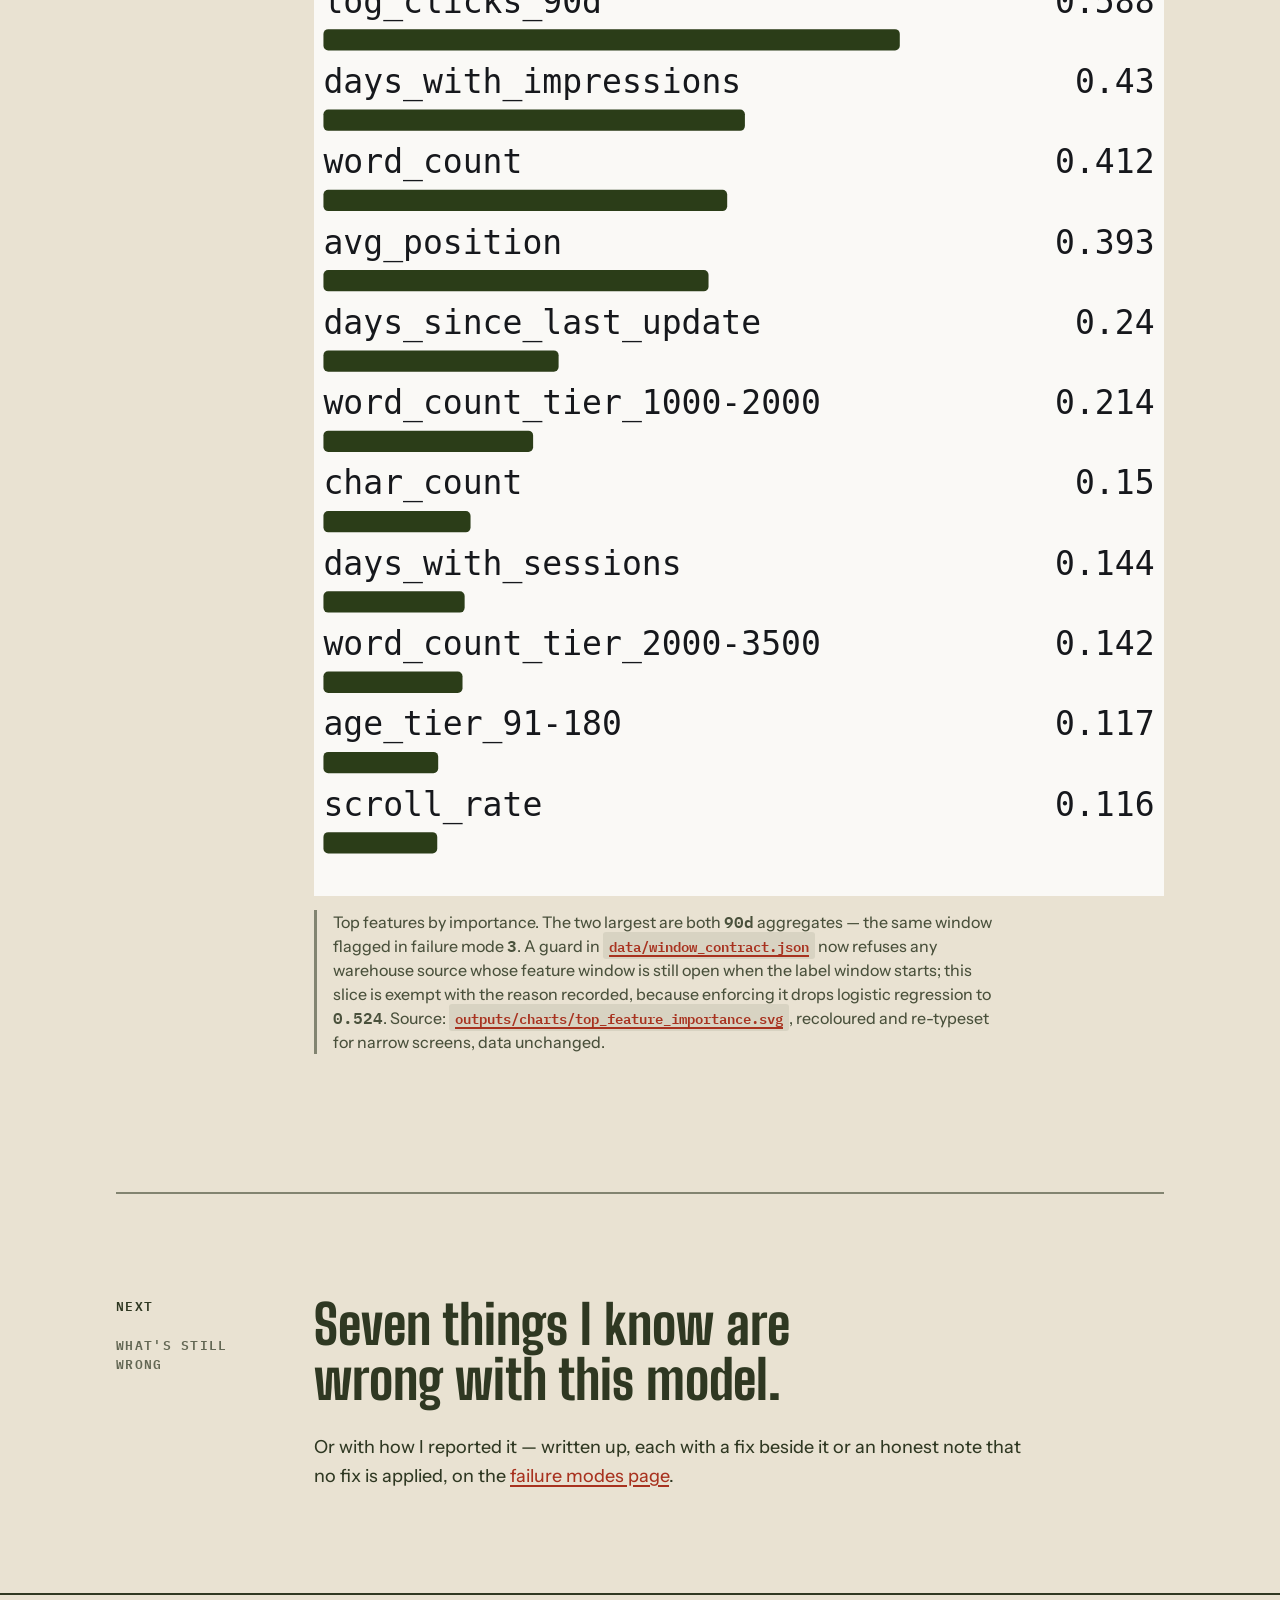
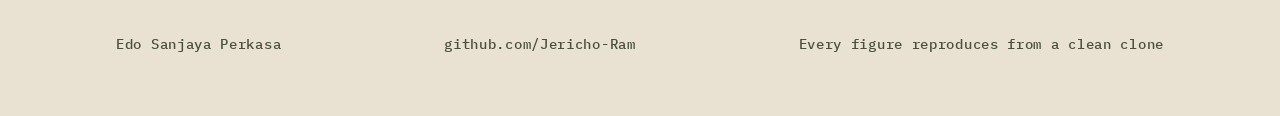
<file: cases.html>
<!DOCTYPE html>
<html lang="en">
<head>
<meta charset="utf-8">
<meta name="viewport" content="width=device-width, initial-scale=1">
<title>Cases — Edo Sanjaya Perkasa</title>
<meta name="description" content="Three cases: the leak that carried the result, a grouped split measured rather than assumed, and the feature set I refused to build on.">
<link rel="icon" type="image/png" sizes="32x32" href="icon-32.png?v=3">
<link rel="icon" type="image/png" sizes="16x16" href="icon-16.png?v=3">
<link rel="icon" href="favicon.ico?v=3" sizes="any">
<link rel="apple-touch-icon" href="apple-touch-icon.png?v=3">
<meta name="theme-color" content="#2F3822">
<link rel="preconnect" href="https://fonts.googleapis.com">
<link rel="preconnect" href="https://fonts.gstatic.com" crossorigin>
<link href="https://fonts.googleapis.com/css2?family=Big+Shoulders+Display:wght@700;800;900&family=IBM+Plex+Mono:wght@500;600&family=Instrument+Sans:wght@400;500;600&display=swap" rel="stylesheet">
<link rel="stylesheet" href="style.css">
</head>
<body>

<header class="masthead">
  <div class="wrap">
    <a class="monogram" href="index.html">ES</a>
    <nav class="nav" aria-label="Primary">
      <a href="index.html">Home</a>
      <a href="cases.html" aria-current="page">Proof</a>
      <a href="failure-modes.html">Failure modes</a>
      <a href="about.html">About</a>
      <a href="cv.html">CV</a>
      <a href="contact.html">Contact</a>
    </nav>
  </div>
</header>

<main>
  <section class="hero">
    <div class="wrap">
      <p class="kicker"><span>Proof</span><span>Decline-risk scoring model</span><span>FlyRank internship</span></p>
      <h1>Three cases from one build.</h1>
      <p class="lede">All three come from the same decline-risk scoring model, built on two slices: a bundled <span class="num">30,000</span>-row CSV and a March–April warehouse extract. Every number below is reproducible from the linked code.</p>
    </div>
  </section>

  <div class="wrap">

    <section class="rec reveal">
      <div class="rail"><span class="seq">01</span><b>The leak</b><br>that carried the result</div>
      <div>
        <h2>The model was scoring rows whose answer was fixed by arithmetic.</h2>
        <p>Of the <span class="num">30,000</span> rows in the bundled CSV, <span class="num">3,388</span> (<span class="num">11.3%</span>) had zero impressions in the prior 30 days, and every one of them was labelled not-declining — impressions cannot fall below zero. The model was scoring a population that contained thousands of rows whose answer was fixed before any feature was read.</p>
        <p>Scoring only the <span class="num">26,612</span> pages where decline was arithmetically possible, the random forest's ROC AUC fell from <span class="num">0.750</span> to <span class="num">0.565</span> and Precision@50 from <span class="num">0.740</span> to <span class="num">0.600</span>, against a base rate of <span class="num">0.611</span>.</p>
        <div class="callout">
          <p>The model was doing a job I could have done with a filter. The hard question — which of the pages that could have gone either way actually declined — is the one it could not answer.</p>
        </div>

        <figure>
          <img src="charts/trend_distribution.svg" alt="Bar chart of label distribution across the 26,612 pages where decline was arithmetically possible: down 16,300; stable 5,960; up 4,390.">
          <figcaption>Label distribution, bundled CSV, the <span class="num">26,612</span> pages where decline was arithmetically possible — after the zero-impression filter. Bar labels are rounded to three significant figures by the chart script. Source: <a href="https://github.com/Jericho-Ram/FlyRank-Internship-ML/blob/main/outputs/charts/trend_distribution.svg"><code>outputs/charts/trend_distribution.svg</code></a>, recoloured and re-typeset for narrow screens, data unchanged.</figcaption>
        </figure>

        <h3>Two pipelines, two populations</h3>
        <p>The <span class="num">0.565</span> above is not the number on the <a href="https://jericho-ram.github.io/FlyRank-Internship-ML/">deployed paper</a>, which reports <span class="num">0.645</span>. Both come from the same <span class="num">30,000</span>-row extract under different filter orders and different validation. Both are correct.</p>

        <div class="tablewrap">
          <table>
            <caption>Same data, two pipelines</caption>
            <thead>
              <tr><th scope="col">&nbsp;</th><th scope="col">This page</th><th scope="col">The paper</th></tr>
            </thead>
            <tbody>
              <tr><th scope="row">Scored population</th><td>26,612</td><td>26,604</td></tr>
              <tr><th scope="row">Filters</th><td>zero prior impressions</td><td>no recorded position, then zero prior impressions</td></tr>
              <tr><th scope="row">Validation</th><td>one runtime, single split</td><td>mean of 5 client-grouped folds</td></tr>
              <tr><th scope="row">Feature set</th><td>not named</td><td>permissive</td></tr>
              <tr><th scope="row">RF ROC AUC</th><td>0.565</td><td>0.645</td></tr>
              <tr><th scope="row">RF Precision@50</th><td>0.600</td><td>0.844</td></tr>
              <tr><th scope="row">Base rate</th><td>0.611</td><td>0.611</td></tr>
            </tbody>
          </table>
        </div>

        <p>The counts differ by 8 because the filters overlap: <span class="num">1,205</span> rows have no recorded position, <span class="num">3,388</span> have zero prior impressions, and <span class="num">1,197</span> are in both.</p>
        <p>The <span class="num">0.600</span> comes from unnamed features on a single runtime. The <span class="num">0.844</span> comes from five client-grouped folds on the permissive set. The model did not get better between the two — the single-runtime measurement is the weaker one.</p>

        <h3>The number that didn't reproduce</h3>
        <p>I ran the filtered pipeline twice in separate directories and got identical numbers, so the pipeline is deterministic. That means the published <span class="num">0.680</span> and the fresh-clone <span class="num">0.740</span> cannot both come from this code on this data — the committed report was generated by an earlier state of the repo, or under different library versions. I have not confirmed which. The report was regenerated from a clean clone on <span class="num">2026-08-09</span> and the <span class="num">0.680</span> is withdrawn.</p>
      </div>
    </section>

    <section class="rec reveal">
      <div class="rail"><span class="seq">02</span><b>The split</b><br>measured, not assumed</div>
      <div>
        <h2>Whole clients held out, and what that actually bought.</h2>
        <p>On the March–April warehouse slice, I held out whole clients rather than random rows, so no client appears on both sides of the split — a model that memorises one client cannot score itself on that client's other pages.</p>
        <p>I did not assume this was working; I measured it. The grouped split scored <span class="num">0.901</span> against a random split's <span class="num">0.908</span>, so the method bought me <span class="num">0.008</span> here.</p>
        <div class="callout">
          <p>That is a small number, and reporting it small is the point: had the gap been large, it would have meant the random split was leaking badly. Either result is worth knowing, and you only know which one you have if you run both.</p>
        </div>
        <p>The split function is <a href="https://github.com/Jericho-Ram/FlyRank-Internship-ML/blob/main/scripts/ml_utils.py">in the repo</a>.</p>
      </div>
    </section>

    <section class="rec reveal">
      <div class="rail"><span class="seq">03</span><b>The refusal</b><br>what I didn't build on</div>
      <div>
        <h2>Zero-filled is not the same as empty.</h2>
        <p>In the March warehouse slice, only <span class="num">413,966</span> of <span class="num">9,841,378</span> daily rows had GA4 available — <span class="num">4.2%</span>. The rest were not empty; they were zero-filled, which would have dragged any engagement average toward zero without anything looking wrong on the surface.</p>
        <p>In that slice I carry <code>ga4_usable</code> as a <code>0/1</code> flag alongside the GA4 features, so the model is told which is which. At item grain those features are <span class="num">59%</span> missing, and they are missing because a client had no GA4 that month, not because a page had no engagement. That distinction decides whether a GA4 feature measures behaviour or just identifies a client.</p>

        <p>Porting the check into <code>scripts/</code> found it inert there. On the bundled CSV all <span class="num">26,612</span> prepared rows have GA4 activity, across all <span class="num">32</span> clients, so <code>ga4_usable</code> is constant <span class="num">1</span> and separates nothing. It is still derived before any zero-fill, and <code>feature_metadata.json</code> records <code>ga4_usable_is_constant</code> so a later run cannot mistake it for working evidence. The refusal holds on the slice that needed it; on this one there was nothing to refuse.</p>

        <figure>
          <img src="charts/top_feature_importance.svg" alt="The bar chart ranks twelve model features by importance. The top two, log_impressions_90d at 0.848 and log_clicks_90d at 0.588, carry most of the weight; the other ten range from 0.43 to 0.116. The full values are in the repo.">
          <figcaption>Top features by importance. The two largest are both <span class="num">90d</span> aggregates — the same window flagged in failure mode <span class="num">3</span>. A guard in <a href="https://github.com/Jericho-Ram/FlyRank-Internship-ML/blob/main/data/window_contract.json"><code>data/window_contract.json</code></a> now refuses any warehouse source whose feature window is still open when the label window starts; this slice is exempt with the reason recorded, because enforcing it drops logistic regression to <span class="num">0.524</span>. Source: <a href="https://github.com/Jericho-Ram/FlyRank-Internship-ML/blob/main/outputs/charts/top_feature_importance.svg"><code>outputs/charts/top_feature_importance.svg</code></a>, recoloured and re-typeset for narrow screens, data unchanged.</figcaption>
        </figure>
      </div>
    </section>

    <section class="rec reveal">
      <div class="rail"><b>Next</b><br>what's still wrong</div>
      <div>
        <h2>Seven things I know are wrong with this model.</h2>
        <p>Or with how I reported it — written up, each with a fix beside it or an honest note that no fix is applied, on the <a href="failure-modes.html">failure modes page</a>.</p>
      </div>
    </section>

  </div>
</main>

<footer>
  <div class="wrap">
    <span>Edo Sanjaya Perkasa</span>
    <span><a href="https://github.com/Jericho-Ram/FlyRank-Internship-ML">github.com/Jericho-Ram</a></span>
    <span>Every figure reproduces from a clean clone</span>
  </div>
</footer>

<script>
(function(){
  var els=document.querySelectorAll('.reveal');
  if(!('IntersectionObserver' in window)){els.forEach(function(e){e.classList.add('is-in')});return;}
  var io=new IntersectionObserver(function(en){en.forEach(function(e){if(e.isIntersecting){e.target.classList.add('is-in');io.unobserve(e.target);}})},{threshold:.12,rootMargin:'0px 0px -6% 0px'});
  els.forEach(function(e){io.observe(e)});
})();
</script>
</body>
</html>
</file>
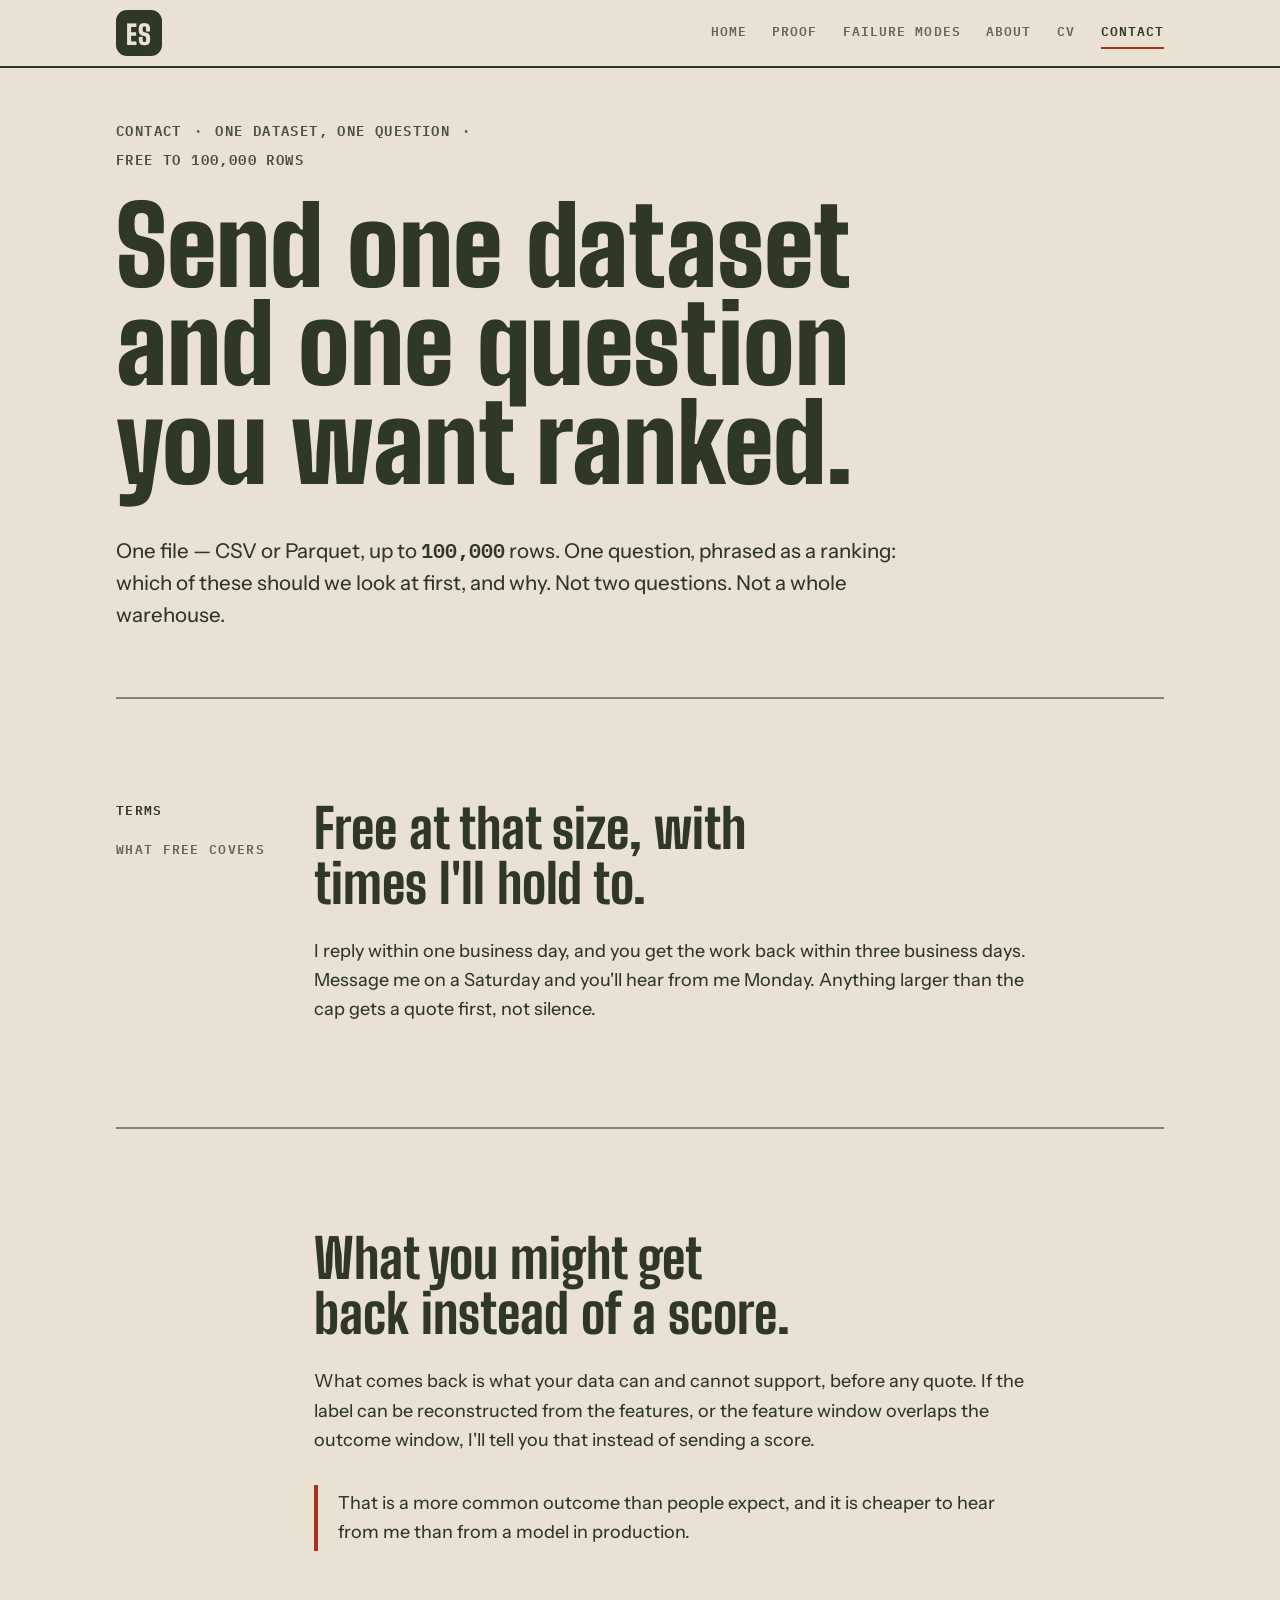
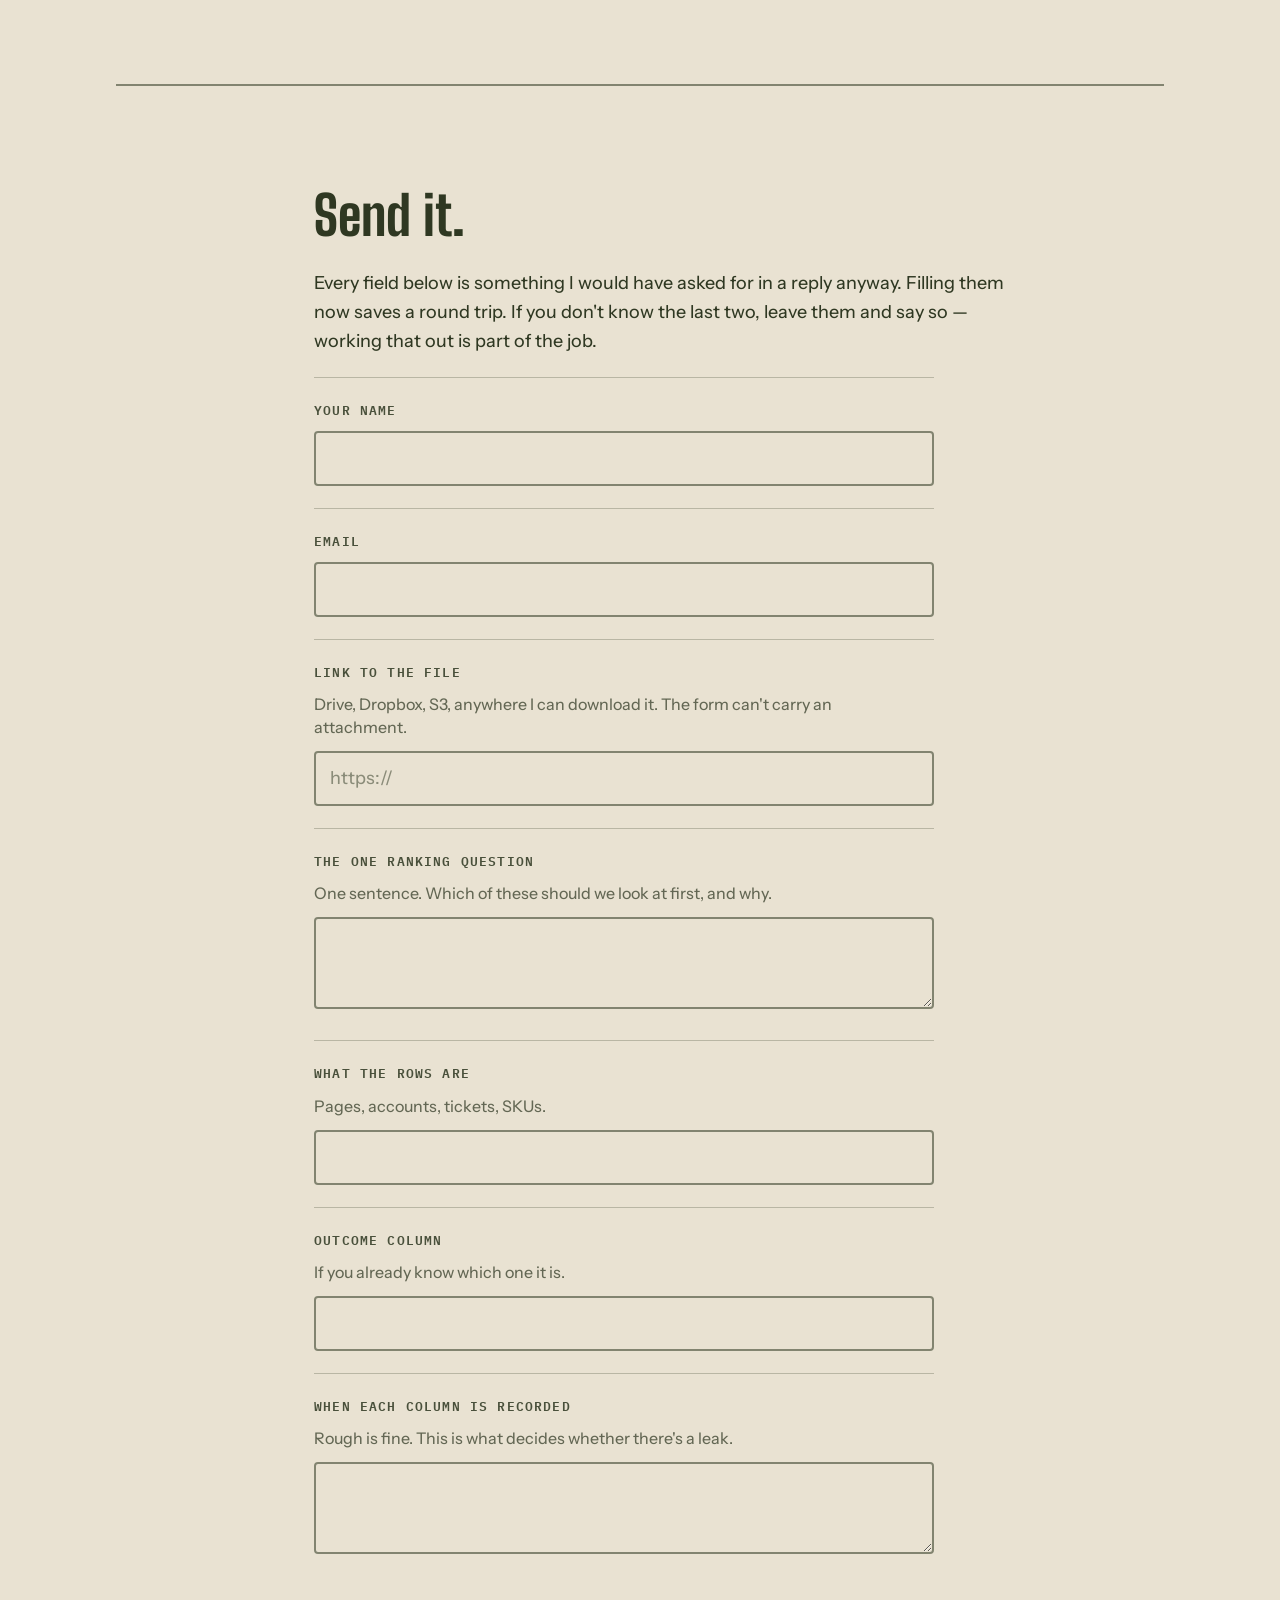
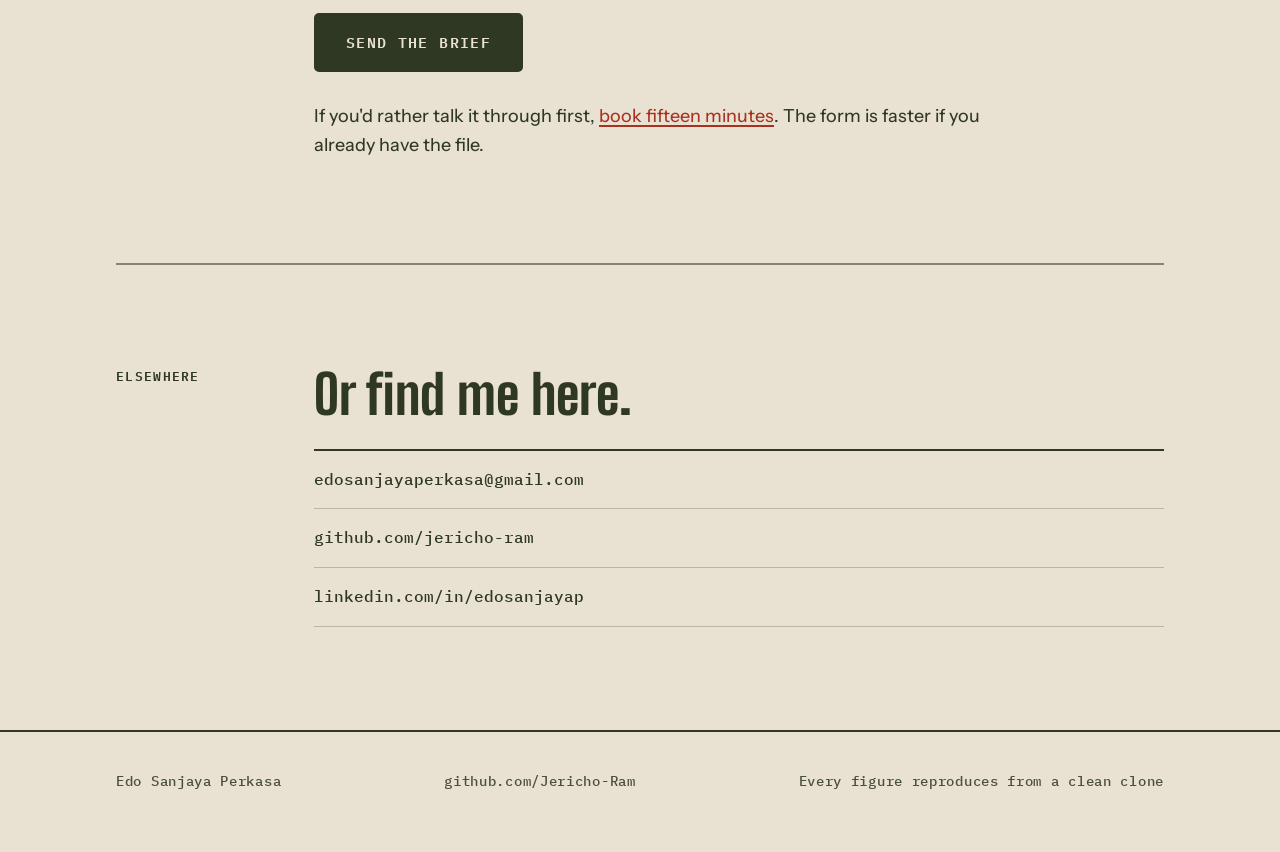
<file: contact.html>
<!DOCTYPE html>
<html lang="en">
<head>
<meta charset="utf-8">
<meta name="viewport" content="width=device-width, initial-scale=1">
<title>Contact — Edo Sanjaya Perkasa</title>
<meta name="description" content="Send one dataset and one ranking question. Free up to 100,000 rows. Reply within one business day, work back within three.">
<link rel="icon" type="image/png" sizes="32x32" href="icon-32.png?v=3">
<link rel="icon" type="image/png" sizes="16x16" href="icon-16.png?v=3">
<link rel="icon" href="favicon.ico?v=3" sizes="any">
<link rel="apple-touch-icon" href="apple-touch-icon.png?v=3">
<meta name="theme-color" content="#2F3822">
<link rel="preconnect" href="https://fonts.googleapis.com">
<link rel="preconnect" href="https://fonts.gstatic.com" crossorigin>
<link href="https://fonts.googleapis.com/css2?family=Big+Shoulders+Display:wght@700;800;900&family=IBM+Plex+Mono:wght@500;600&family=Instrument+Sans:wght@400;500;600&display=swap" rel="stylesheet">
<link rel="stylesheet" href="style.css">
</head>
<body>

<header class="masthead">
  <div class="wrap">
    <a class="monogram" href="index.html">ES</a>
    <nav class="nav" aria-label="Primary">
      <a href="index.html">Home</a>
      <a href="cases.html">Proof</a>
      <a href="failure-modes.html">Failure modes</a>
      <a href="about.html">About</a>
      <a href="cv.html">CV</a>
      <a href="contact.html" aria-current="page">Contact</a>
    </nav>
  </div>
</header>

<main>
  <section class="hero">
    <div class="wrap">
      <p class="kicker"><span>Contact</span><span>One dataset, one question</span><span>Free to 100,000 rows</span></p>
      <h1>Send one dataset and one question you want ranked.</h1>
      <p class="lede">One file — CSV or Parquet, up to <span class="num">100,000</span> rows. One question, phrased as a ranking: which of these should we look at first, and why. Not two questions. Not a whole warehouse.</p>
    </div>
  </section>

  <div class="wrap">

    <section class="rec reveal">
      <div class="rail"><b>Terms</b><br>what free covers</div>
      <div>
        <h2>Free at that size, with times I'll hold to.</h2>
        <p>I reply within one business day, and you get the work back within three business days. Message me on a Saturday and you'll hear from me Monday. Anything larger than the cap gets a quote first, not silence.</p>
      </div>
    </section>

    <section class="rec reveal">
      <div class="rail"><b>Expectations</b><br>the likely answer</div>
      <div>
        <h2>What you might get back instead of a score.</h2>
        <p>What comes back is what your data can and cannot support, before any quote. If the label can be reconstructed from the features, or the feature window overlaps the outcome window, I'll tell you that instead of sending a score.</p>
        <div class="callout">
          <p>That is a more common outcome than people expect, and it is cheaper to hear from me than from a model in production.</p>
        </div>
      </div>
    </section>

    <section class="rec reveal">
      <div class="rail"><b>The brief</b><br>six fields</div>
      <div>
        <h2>Send it.</h2>
        <p>Every field below is something I would have asked for in a reply anyway. Filling them now saves a round trip. If you don't know the last two, leave them and say so — working that out is part of the job.</p>

        <form class="form" id="brief" action="https://api.web3forms.com/submit" method="POST">
          <input type="hidden" name="access_key" value="6954dd26-3f11-4a5f-a5fc-2ab0e3260a7a">
          <input type="hidden" name="subject" value="New ranking brief from jericho-ram.github.io">
          <input type="checkbox" name="botcheck" class="hp" tabindex="-1" autocomplete="off">

          <div class="field">
            <label for="name">Your name</label>
            <input id="name" type="text" name="name" required autocomplete="name">
          </div>

          <div class="field">
            <label for="email">Email</label>
            <input id="email" type="email" name="email" required autocomplete="email">
          </div>

          <div class="field">
            <label for="filelink">Link to the file</label>
            <p class="hint">Drive, Dropbox, S3, anywhere I can download it. The form can't carry an attachment.</p>
            <input id="filelink" type="url" name="link_to_the_file" required placeholder="https://">
          </div>

          <div class="field">
            <label for="question">The one ranking question</label>
            <p class="hint">One sentence. Which of these should we look at first, and why.</p>
            <textarea id="question" name="ranking_question" required></textarea>
          </div>

          <div class="field">
            <label for="rows">What the rows are</label>
            <p class="hint">Pages, accounts, tickets, SKUs.</p>
            <input id="rows" type="text" name="what_the_rows_are" required>
          </div>

          <div class="field">
            <label for="outcome">Outcome column</label>
            <p class="hint">If you already know which one it is.</p>
            <input id="outcome" type="text" name="outcome_column">
          </div>

          <div class="field">
            <label for="timing">When each column is recorded</label>
            <p class="hint">Rough is fine. This is what decides whether there's a leak.</p>
            <textarea id="timing" name="when_columns_recorded"></textarea>
          </div>

          <button class="submit" type="submit">Send the brief</button>
        </form>

        <p style="margin-top:30px">If you'd rather talk it through first, <a href="https://cal.com/edosanjayap">book fifteen minutes</a>. The form is faster if you already have the file.</p>
      </div>
    </section>

    <section class="rec reveal">
      <div class="rail"><b>Elsewhere</b></div>
      <div>
        <h2>Or find me here.</h2>
        <ul class="contactlist">
          <li><a href="mailto:edosanjayaperkasa@gmail.com">edosanjayaperkasa@gmail.com</a></li>
          <li><a href="https://github.com/Jericho-Ram">github.com/jericho-ram</a></li>
          <li><a href="https://linkedin.com/in/edosanjayap">linkedin.com/in/edosanjayap</a></li>
        </ul>
      </div>
    </section>

  </div>
</main>

<footer>
  <div class="wrap">
    <span>Edo Sanjaya Perkasa</span>
    <span><a href="https://github.com/Jericho-Ram/FlyRank-Internship-ML">github.com/Jericho-Ram</a></span>
    <span>Every figure reproduces from a clean clone</span>
  </div>
</footer>

<script>
(function(){
  var els=document.querySelectorAll('.reveal');
  if(!('IntersectionObserver' in window)){els.forEach(function(e){e.classList.add('is-in')});return;}
  var io=new IntersectionObserver(function(en){en.forEach(function(e){if(e.isIntersecting){e.target.classList.add('is-in');io.unobserve(e.target);}})},{threshold:.12,rootMargin:'0px 0px -6% 0px'});
  els.forEach(function(e){io.observe(e)});
})();
</script>
</body>
</html>
</file>
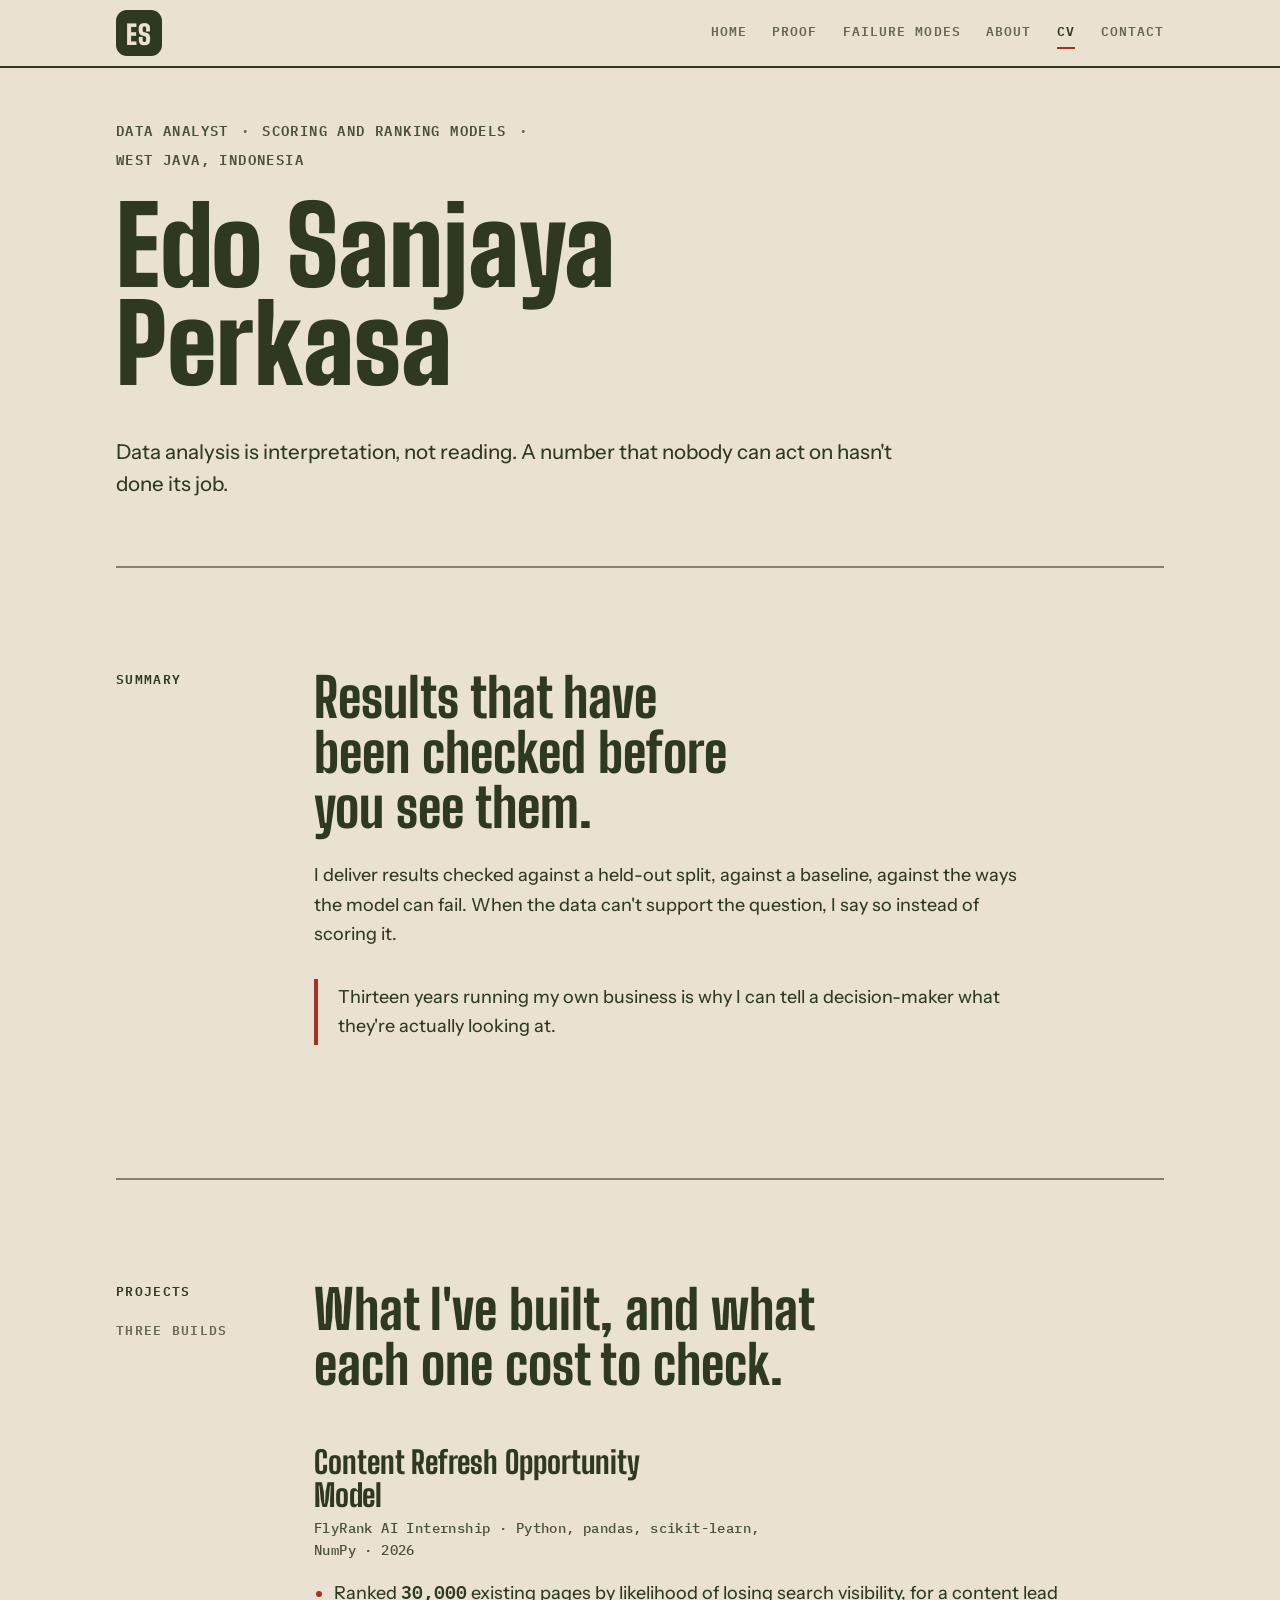
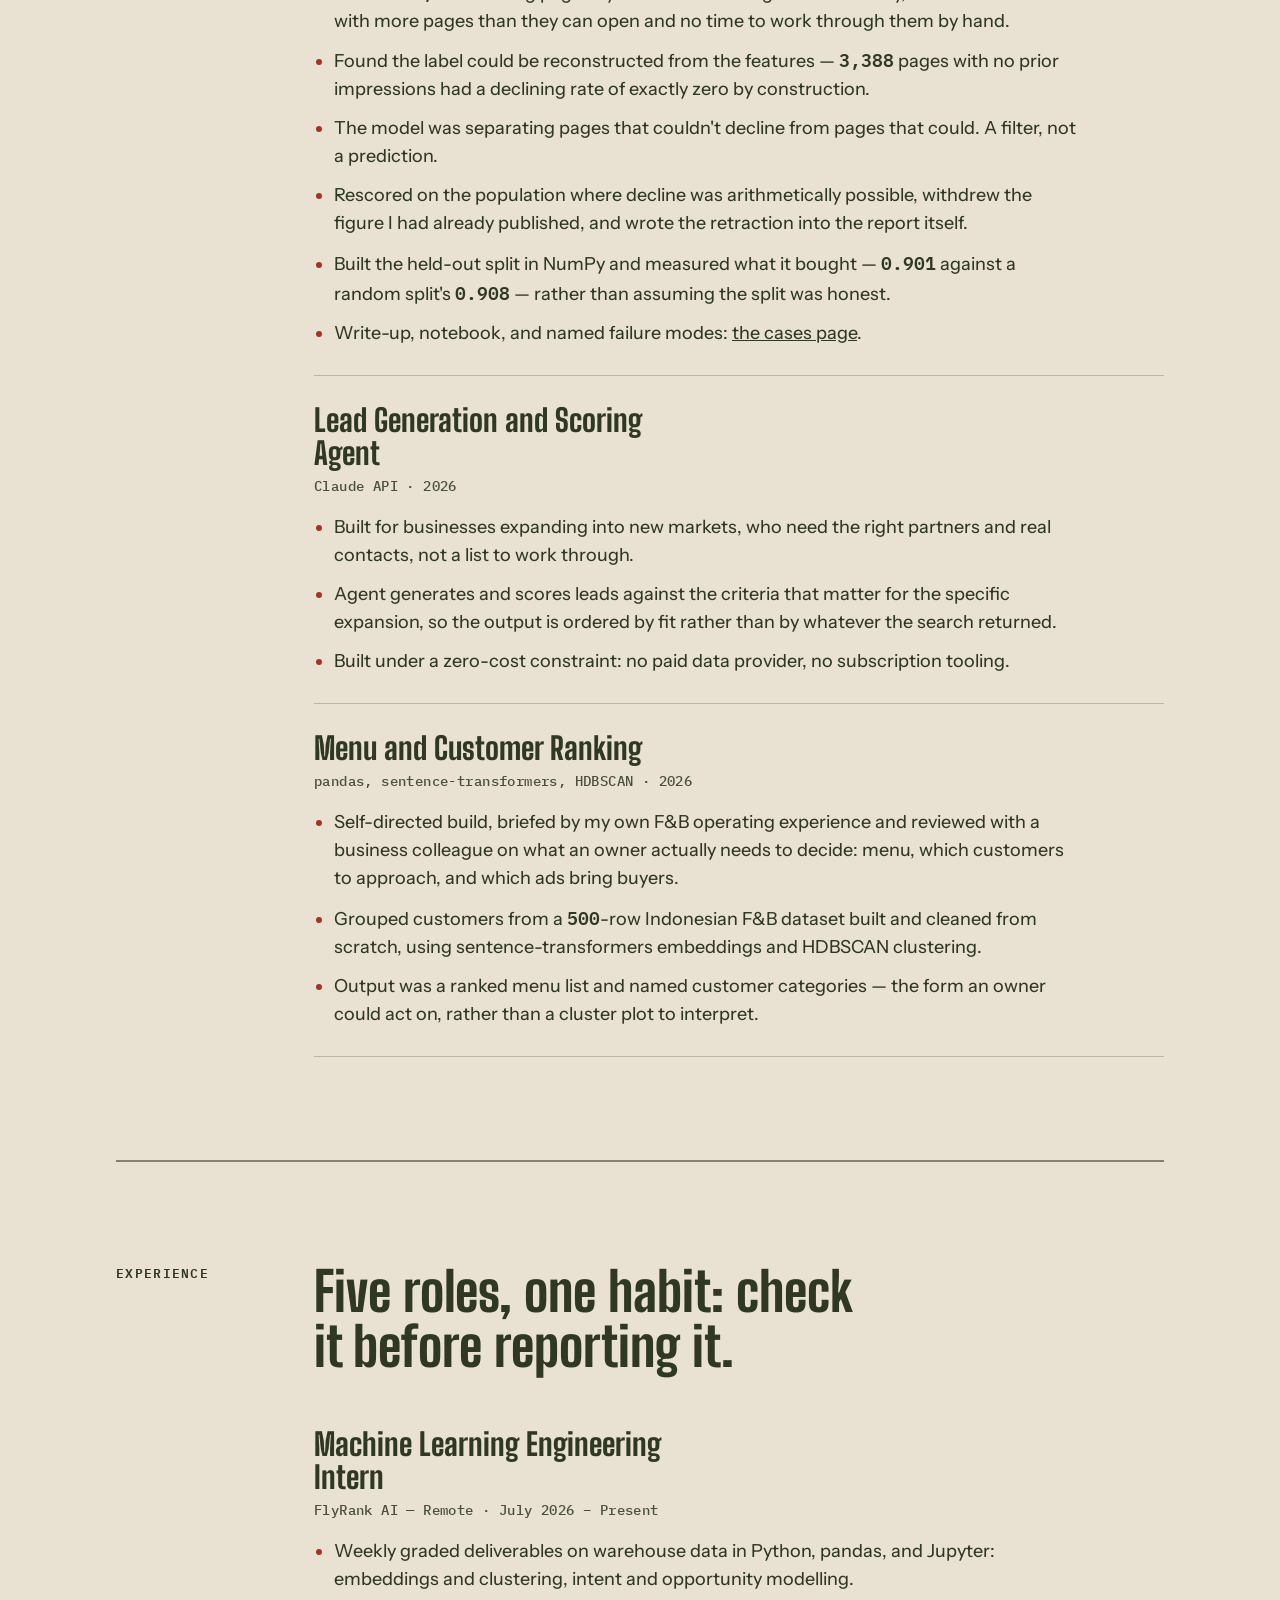
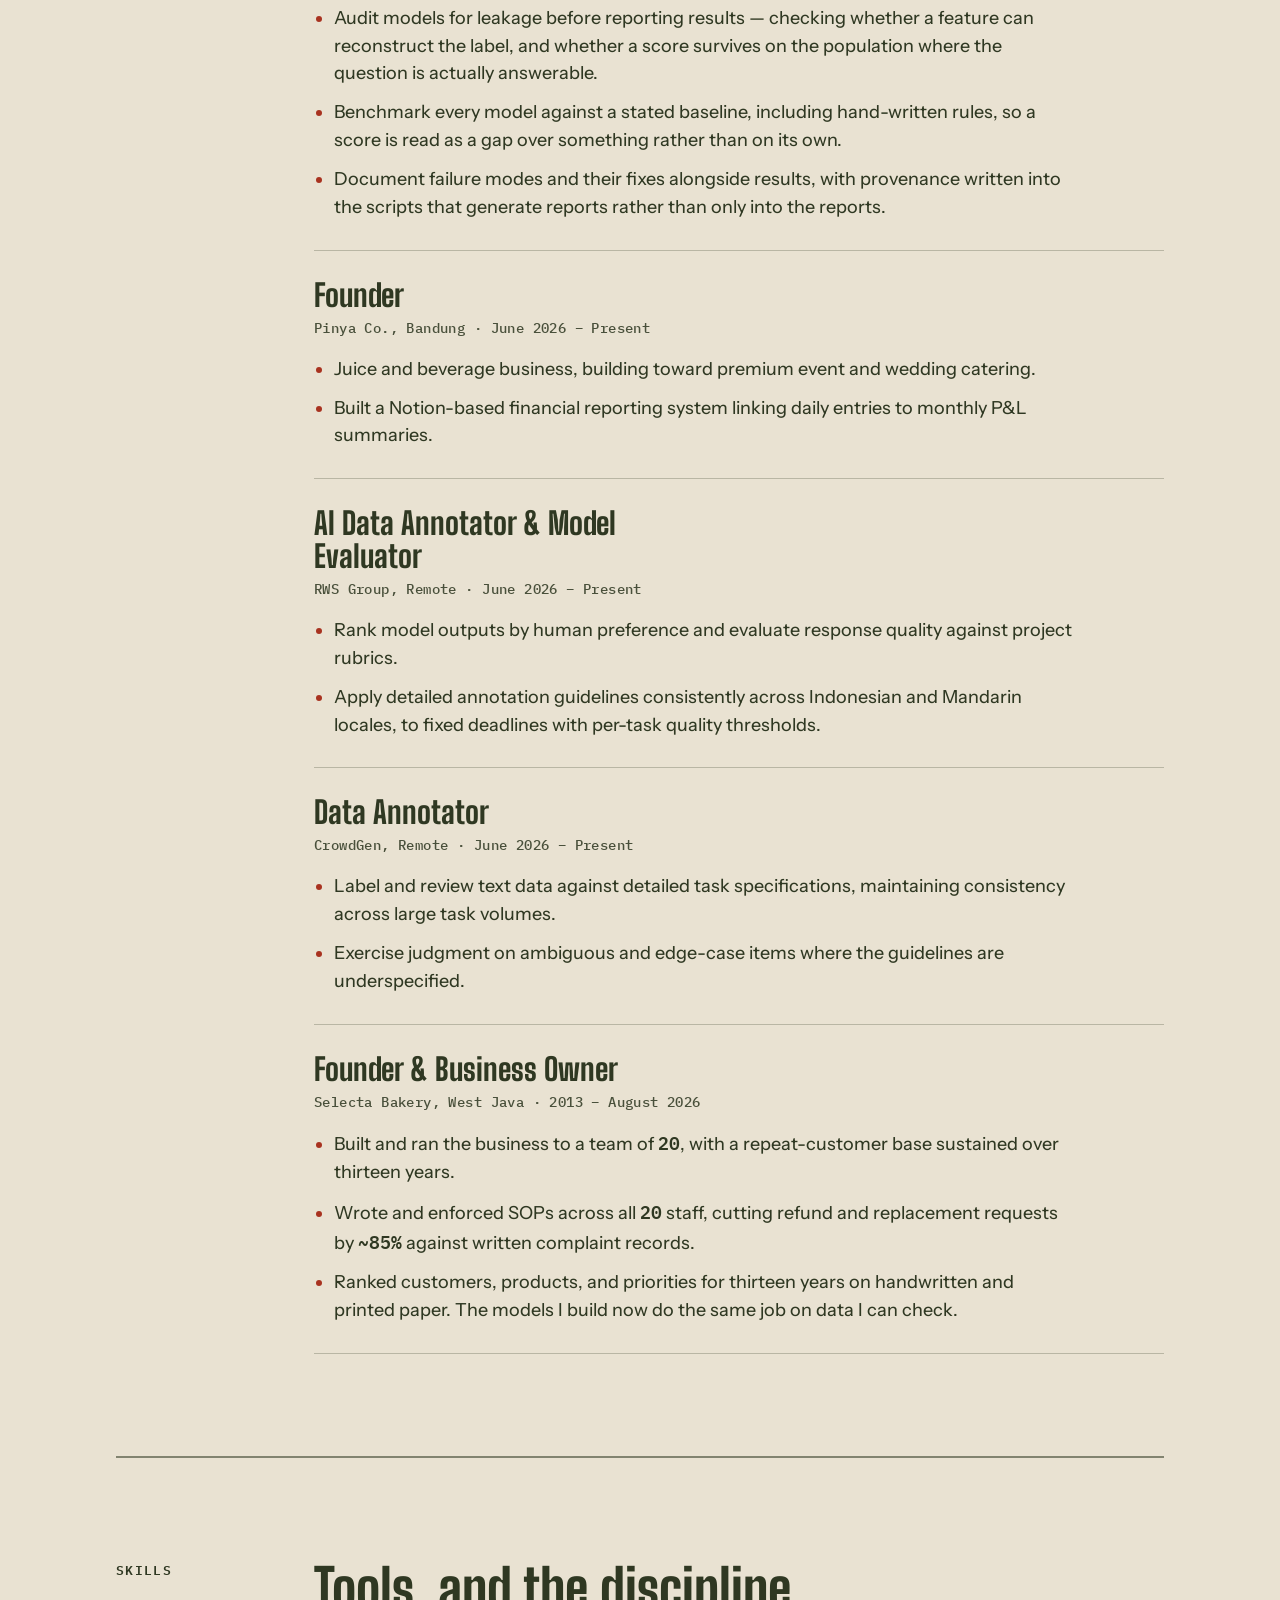
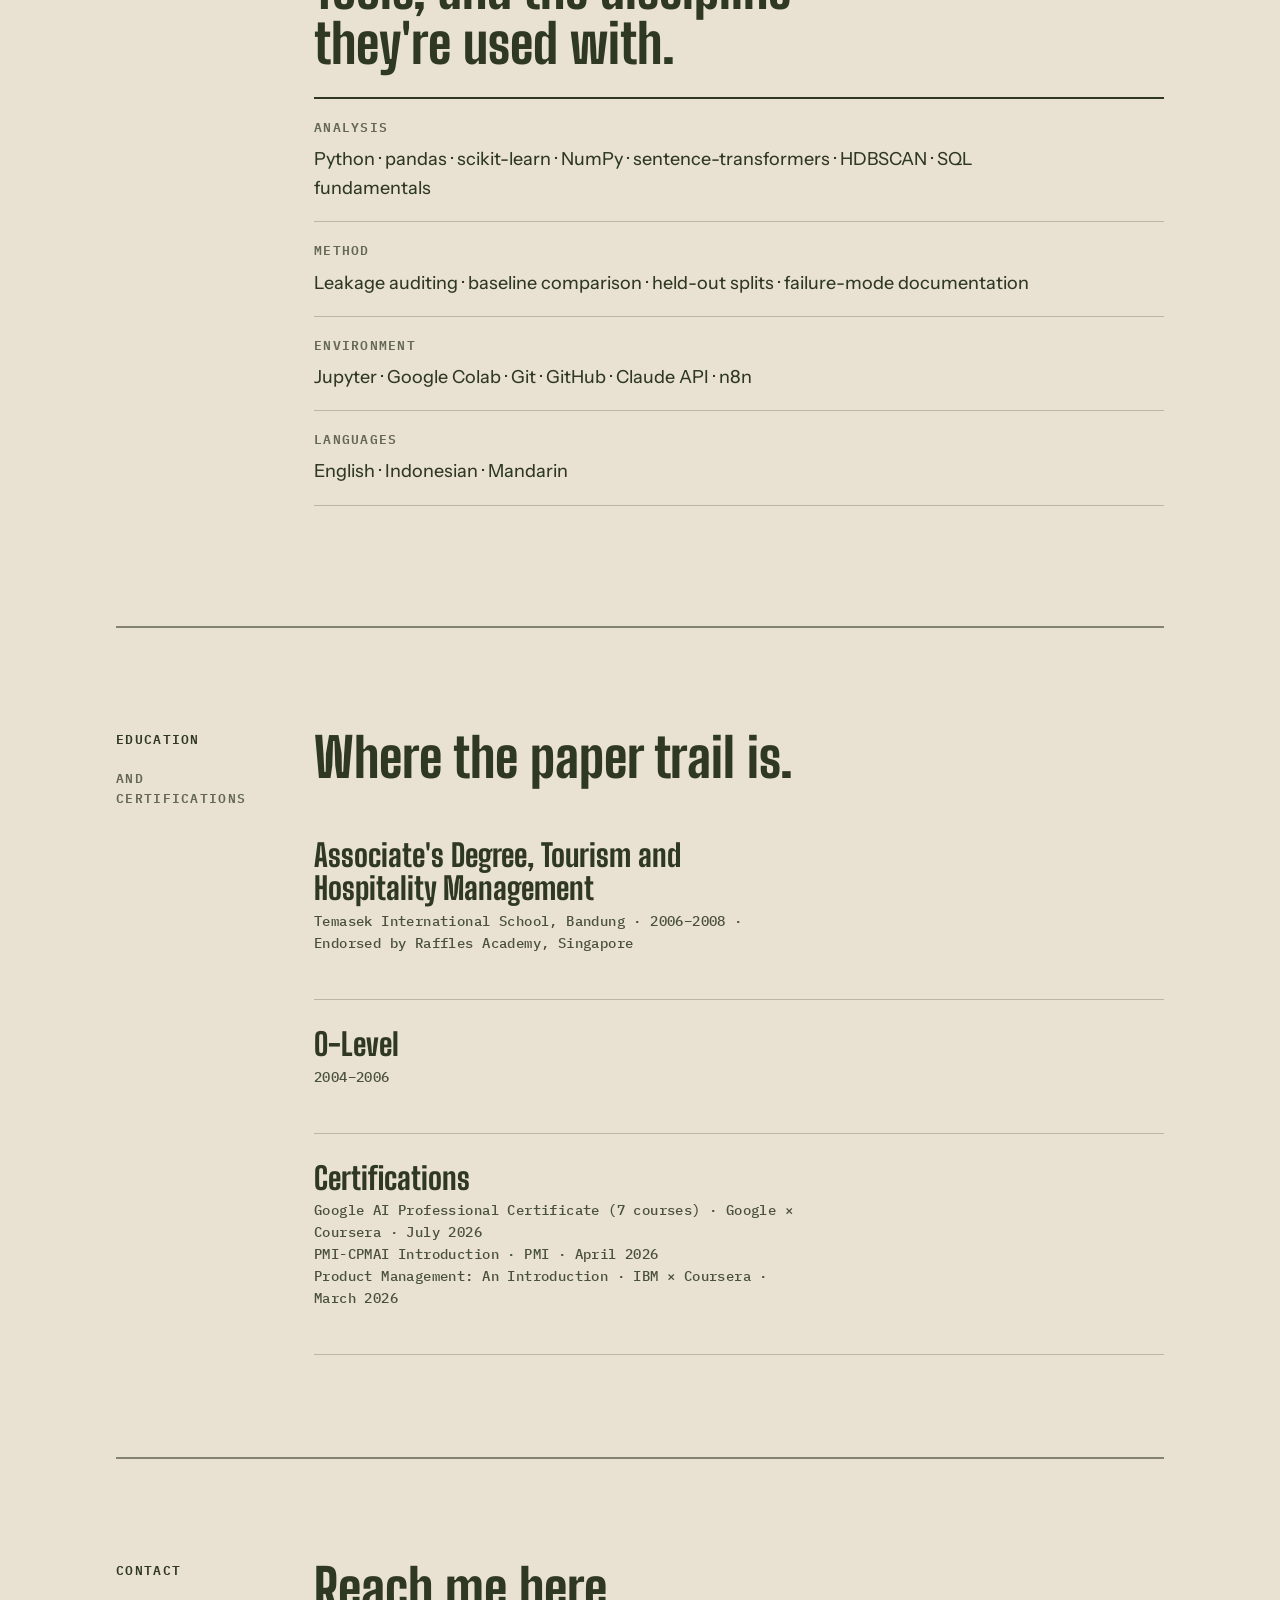
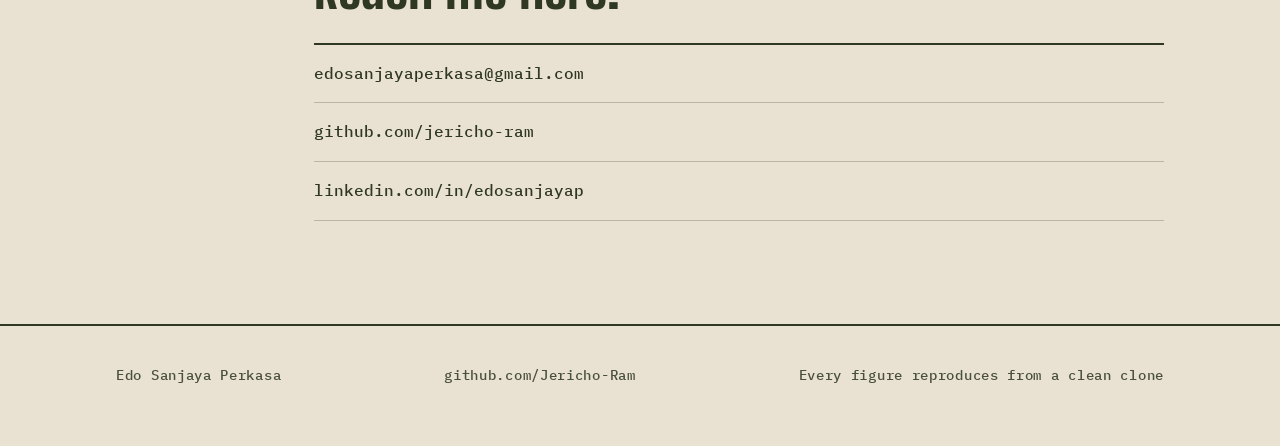
<file: cv.html>
<!DOCTYPE html>
<html lang="en">
<head>
<meta charset="utf-8">
<meta name="viewport" content="width=device-width, initial-scale=1">
<title>CV — Edo Sanjaya Perkasa</title>
<meta name="description" content="Scoring and ranking models, built with a stated baseline and named failure modes. Projects, experience, and what I can't do yet.">
<link rel="icon" type="image/png" sizes="32x32" href="icon-32.png?v=3">
<link rel="icon" type="image/png" sizes="16x16" href="icon-16.png?v=3">
<link rel="icon" href="favicon.ico?v=3" sizes="any">
<link rel="apple-touch-icon" href="apple-touch-icon.png?v=3">
<meta name="theme-color" content="#2F3822">
<link rel="preconnect" href="https://fonts.googleapis.com">
<link rel="preconnect" href="https://fonts.gstatic.com" crossorigin>
<link href="https://fonts.googleapis.com/css2?family=Big+Shoulders+Display:wght@700;800;900&family=IBM+Plex+Mono:wght@500;600&family=Instrument+Sans:wght@400;500;600&display=swap" rel="stylesheet">
<link rel="stylesheet" href="style.css">
</head>
<body>

<header class="masthead">
  <div class="wrap">
    <a class="monogram" href="index.html">ES</a>
    <nav class="nav" aria-label="Primary">
      <a href="index.html">Home</a>
      <a href="cases.html">Proof</a>
      <a href="failure-modes.html">Failure modes</a>
      <a href="about.html">About</a>
      <a href="cv.html" aria-current="page">CV</a>
      <a href="contact.html">Contact</a>
    </nav>
  </div>
</header>

<main>
  <section class="hero">
    <div class="wrap">
      <p class="kicker"><span>Data Analyst</span><span>Scoring and ranking models</span><span>West Java, Indonesia</span></p>
      <h1>Edo Sanjaya Perkasa</h1>
      <p class="lede">Data analysis is interpretation, not reading. A number that nobody can act on hasn't done its job.</p>
    </div>
  </section>

  <div class="wrap">

    <section class="rec reveal">
      <div class="rail"><b>Summary</b></div>
      <div>
        <h2>Results that have been checked before you see them.</h2>
        <p>I deliver results checked against a held-out split, against a baseline, against the ways the model can fail. When the data can't support the question, I say so instead of scoring it.</p>
        <div class="callout">
          <p>Thirteen years running my own business is why I can tell a decision-maker what they're actually looking at.</p>
        </div>
      </div>
    </section>

    <section class="rec reveal">
      <div class="rail"><b>Projects</b><br>three builds</div>
      <div>
        <h2>What I've built, and what each one cost to check.</h2>

        <article class="entry">
          <h3>Content Refresh Opportunity Model</h3>
          <p class="meta">FlyRank AI Internship · Python, pandas, scikit-learn, NumPy · 2026</p>
          <ul class="bullets">
            <li>Ranked <span class="num">30,000</span> existing pages by likelihood of losing search visibility, for a content lead with more pages than they can open and no time to work through them by hand.</li>
            <li>Found the label could be reconstructed from the features — <span class="num">3,388</span> pages with no prior impressions had a declining rate of exactly zero by construction.</li>
            <li>The model was separating pages that couldn't decline from pages that could. A filter, not a prediction.</li>
            <li>Rescored on the population where decline was arithmetically possible, withdrew the figure I had already published, and wrote the retraction into the report itself.</li>
            <li>Built the held-out split in NumPy and measured what it bought — <span class="num">0.901</span> against a random split's <span class="num">0.908</span> — rather than assuming the split was honest.</li>
            <li>Write-up, notebook, and named failure modes: <a href="cases.html">the cases page</a>.</li>
          </ul>
        </article>

        <article class="entry">
          <h3>Lead Generation and Scoring Agent</h3>
          <p class="meta">Claude API · 2026</p>
          <ul class="bullets">
            <li>Built for businesses expanding into new markets, who need the right partners and real contacts, not a list to work through.</li>
            <li>Agent generates and scores leads against the criteria that matter for the specific expansion, so the output is ordered by fit rather than by whatever the search returned.</li>
            <li>Built under a zero-cost constraint: no paid data provider, no subscription tooling.</li>
          </ul>
        </article>

        <article class="entry">
          <h3>Menu and Customer Ranking</h3>
          <p class="meta">pandas, sentence-transformers, HDBSCAN · 2026</p>
          <ul class="bullets">
            <li>Self-directed build, briefed by my own F&amp;B operating experience and reviewed with a business colleague on what an owner actually needs to decide: menu, which customers to approach, and which ads bring buyers.</li>
            <li>Grouped customers from a <span class="num">500</span>-row Indonesian F&amp;B dataset built and cleaned from scratch, using sentence-transformers embeddings and HDBSCAN clustering.</li>
            <li>Output was a ranked menu list and named customer categories — the form an owner could act on, rather than a cluster plot to interpret.</li>
          </ul>
        </article>
      </div>
    </section>

    <section class="rec reveal">
      <div class="rail"><b>Experience</b></div>
      <div>
        <h2>Five roles, one habit: check it before reporting it.</h2>

        <article class="entry">
          <h3>Machine Learning Engineering Intern</h3>
          <p class="meta">FlyRank AI — Remote · July 2026 – Present</p>
          <ul class="bullets">
            <li>Weekly graded deliverables on warehouse data in Python, pandas, and Jupyter: embeddings and clustering, intent and opportunity modelling.</li>
            <li>Audit models for leakage before reporting results — checking whether a feature can reconstruct the label, and whether a score survives on the population where the question is actually answerable.</li>
            <li>Benchmark every model against a stated baseline, including hand-written rules, so a score is read as a gap over something rather than on its own.</li>
            <li>Document failure modes and their fixes alongside results, with provenance written into the scripts that generate reports rather than only into the reports.</li>
          </ul>
        </article>

        <article class="entry">
          <h3>Founder</h3>
          <p class="meta">Pinya Co., Bandung · June 2026 – Present</p>
          <ul class="bullets">
            <li>Juice and beverage business, building toward premium event and wedding catering.</li>
            <li>Built a Notion-based financial reporting system linking daily entries to monthly P&amp;L summaries.</li>
          </ul>
        </article>

        <article class="entry">
          <h3>AI Data Annotator &amp; Model Evaluator</h3>
          <p class="meta">RWS Group, Remote · June 2026 – Present</p>
          <ul class="bullets">
            <li>Rank model outputs by human preference and evaluate response quality against project rubrics.</li>
            <li>Apply detailed annotation guidelines consistently across Indonesian and Mandarin locales, to fixed deadlines with per-task quality thresholds.</li>
          </ul>
        </article>

        <article class="entry">
          <h3>Data Annotator</h3>
          <p class="meta">CrowdGen, Remote · June 2026 – Present</p>
          <ul class="bullets">
            <li>Label and review text data against detailed task specifications, maintaining consistency across large task volumes.</li>
            <li>Exercise judgment on ambiguous and edge-case items where the guidelines are underspecified.</li>
          </ul>
        </article>

        <article class="entry">
          <h3>Founder &amp; Business Owner</h3>
          <p class="meta">Selecta Bakery, West Java · 2013 – August 2026</p>
          <ul class="bullets">
            <li>Built and ran the business to a team of <span class="num">20</span>, with a repeat-customer base sustained over thirteen years.</li>
            <li>Wrote and enforced SOPs across all <span class="num">20</span> staff, cutting refund and replacement requests by <span class="num">~85%</span> against written complaint records.</li>
            <li>Ranked customers, products, and priorities for thirteen years on handwritten and printed paper. The models I build now do the same job on data I can check.</li>
          </ul>
        </article>
      </div>
    </section>

    <section class="rec reveal">
      <div class="rail"><b>Skills</b></div>
      <div>
        <h2>Tools, and the discipline they're used with.</h2>
        <dl class="skillset">
          <div>
            <dt>Analysis</dt>
            <dd>Python · pandas · scikit-learn · NumPy · sentence-transformers · HDBSCAN · SQL fundamentals</dd>
          </div>
          <div>
            <dt>Method</dt>
            <dd>Leakage auditing · baseline comparison · held-out splits · failure-mode documentation</dd>
          </div>
          <div>
            <dt>Environment</dt>
            <dd>Jupyter · Google Colab · Git · GitHub · Claude API · n8n</dd>
          </div>
          <div>
            <dt>Languages</dt>
            <dd>English · Indonesian · Mandarin</dd>
          </div>
        </dl>
      </div>
    </section>

    <section class="rec reveal">
      <div class="rail"><b>Education</b><br>and certifications</div>
      <div>
        <h2>Where the paper trail is.</h2>

        <article class="entry">
          <h3>Associate's Degree, Tourism and Hospitality Management</h3>
          <p class="meta">Temasek International School, Bandung · 2006–2008 · Endorsed by Raffles Academy, Singapore</p>
        </article>

        <article class="entry">
          <h3>O-Level</h3>
          <p class="meta">2004–2006</p>
        </article>

        <article class="entry">
          <h3>Certifications</h3>
          <p class="meta">Google AI Professional Certificate (7 courses) · Google × Coursera · July 2026<br>
          PMI-CPMAI Introduction · PMI · April 2026<br>
          Product Management: An Introduction · IBM × Coursera · March 2026</p>
        </article>
      </div>
    </section>

    <section class="rec reveal">
      <div class="rail"><b>Contact</b></div>
      <div>
        <h2>Reach me here.</h2>
        <ul class="contactlist">
          <li><a href="mailto:edosanjayaperkasa@gmail.com">edosanjayaperkasa@gmail.com</a></li>
          <li><a href="https://github.com/Jericho-Ram">github.com/jericho-ram</a></li>
          <li><a href="https://linkedin.com/in/edosanjayap">linkedin.com/in/edosanjayap</a></li>
        </ul>
      </div>
    </section>

  </div>
</main>

<footer>
  <div class="wrap">
    <span>Edo Sanjaya Perkasa</span>
    <span><a href="https://github.com/Jericho-Ram/FlyRank-Internship-ML">github.com/Jericho-Ram</a></span>
    <span>Every figure reproduces from a clean clone</span>
  </div>
</footer>

<script>
(function(){
  var els=document.querySelectorAll('.reveal');
  if(!('IntersectionObserver' in window)){els.forEach(function(e){e.classList.add('is-in')});return;}
  var io=new IntersectionObserver(function(en){en.forEach(function(e){if(e.isIntersecting){e.target.classList.add('is-in');io.unobserve(e.target);}})},{threshold:.1,rootMargin:'0px 0px -6% 0px'});
  els.forEach(function(e){io.observe(e)});
})();
</script>
</body>
</html>
</file>
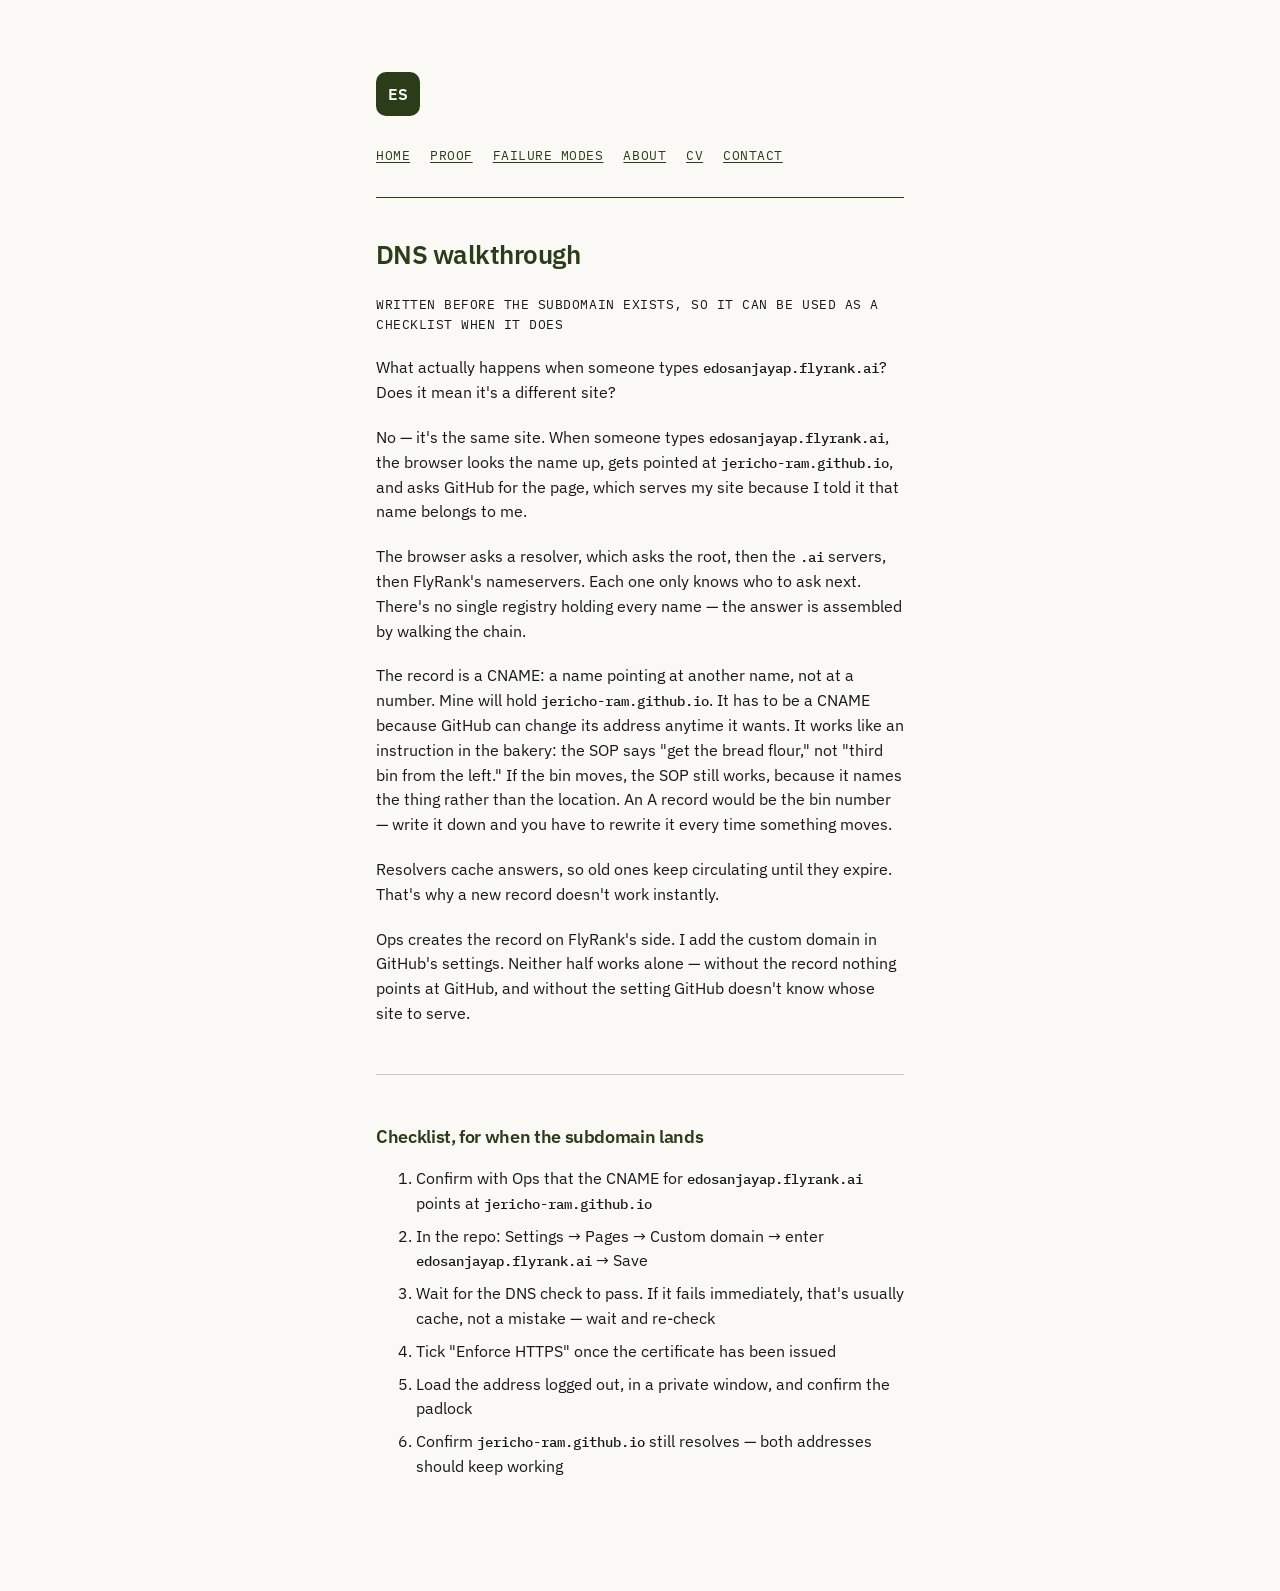
<file: dns-walkthrough.html>
<!doctype html>
<html lang="en">
<head>
<meta charset="utf-8">
<meta name="viewport" content="width=device-width, initial-scale=1">
<title>DNS walkthrough &mdash; Edo Sanjaya Perkasa</title>
<meta name="description" content="What happens between someone typing edosanjayap.flyrank.ai and my host answering. Written before the subdomain exists, so it works as a checklist when it does.">
<link rel="preconnect" href="https://fonts.gstatic.com" crossorigin>
<link href="https://fonts.googleapis.com/css2?family=IBM+Plex+Mono:wght@400;500&family=IBM+Plex+Sans:wght@400;600&display=swap" rel="stylesheet">
<link rel="stylesheet" href="legacy.css">
</head>
<body>

<header>
<a class="mark" href="index.html">ES</a>
<nav>
<a href="index.html">HOME</a>
<a href="cases.html">PROOF</a>
<a href="failure-modes.html">FAILURE MODES</a>
<a href="about.html">ABOUT</a>
<a href="cv.html">CV</a>
<a href="contact.html">CONTACT</a>
</nav>
</header>

<main>

<h1>DNS walkthrough</h1>

<p class="meta">WRITTEN BEFORE THE SUBDOMAIN EXISTS, SO IT CAN BE USED AS A CHECKLIST WHEN IT DOES</p>

<p>What actually happens when someone types <code>edosanjayap.flyrank.ai</code>? Does it mean it's a different site?</p>

<p>No &mdash; it's the same site. When someone types <code>edosanjayap.flyrank.ai</code>, the browser looks the name up, gets pointed at <code>jericho-ram.github.io</code>, and asks GitHub for the page, which serves my site because I told it that name belongs to me.</p>

<p>The browser asks a resolver, which asks the root, then the <code>.ai</code> servers, then FlyRank's nameservers. Each one only knows who to ask next. There's no single registry holding every name &mdash; the answer is assembled by walking the chain.</p>

<p>The record is a CNAME: a name pointing at another name, not at a number. Mine will hold <code>jericho-ram.github.io</code>. It has to be a CNAME because GitHub can change its address anytime it wants. It works like an instruction in the bakery: the SOP says "get the bread flour," not "third bin from the left." If the bin moves, the SOP still works, because it names the thing rather than the location. An A record would be the bin number &mdash; write it down and you have to rewrite it every time something moves.</p>

<p>Resolvers cache answers, so old ones keep circulating until they expire. That's why a new record doesn't work instantly.</p>

<p>Ops creates the record on FlyRank's side. I add the custom domain in GitHub's settings. Neither half works alone &mdash; without the record nothing points at GitHub, and without the setting GitHub doesn't know whose site to serve.</p>

<hr>

<h2>Checklist, for when the subdomain lands</h2>

<ol>
<li>Confirm with Ops that the CNAME for <code>edosanjayap.flyrank.ai</code> points at <code>jericho-ram.github.io</code></li>
<li>In the repo: Settings &rarr; Pages &rarr; Custom domain &rarr; enter <code>edosanjayap.flyrank.ai</code> &rarr; Save</li>
<li>Wait for the DNS check to pass. If it fails immediately, that's usually cache, not a mistake &mdash; wait and re-check</li>
<li>Tick "Enforce HTTPS" once the certificate has been issued</li>
<li>Load the address logged out, in a private window, and confirm the padlock</li>
<li>Confirm <code>jericho-ram.github.io</code> still resolves &mdash; both addresses should keep working</li>
</ol>

</main>
</body>
</html>
</file>
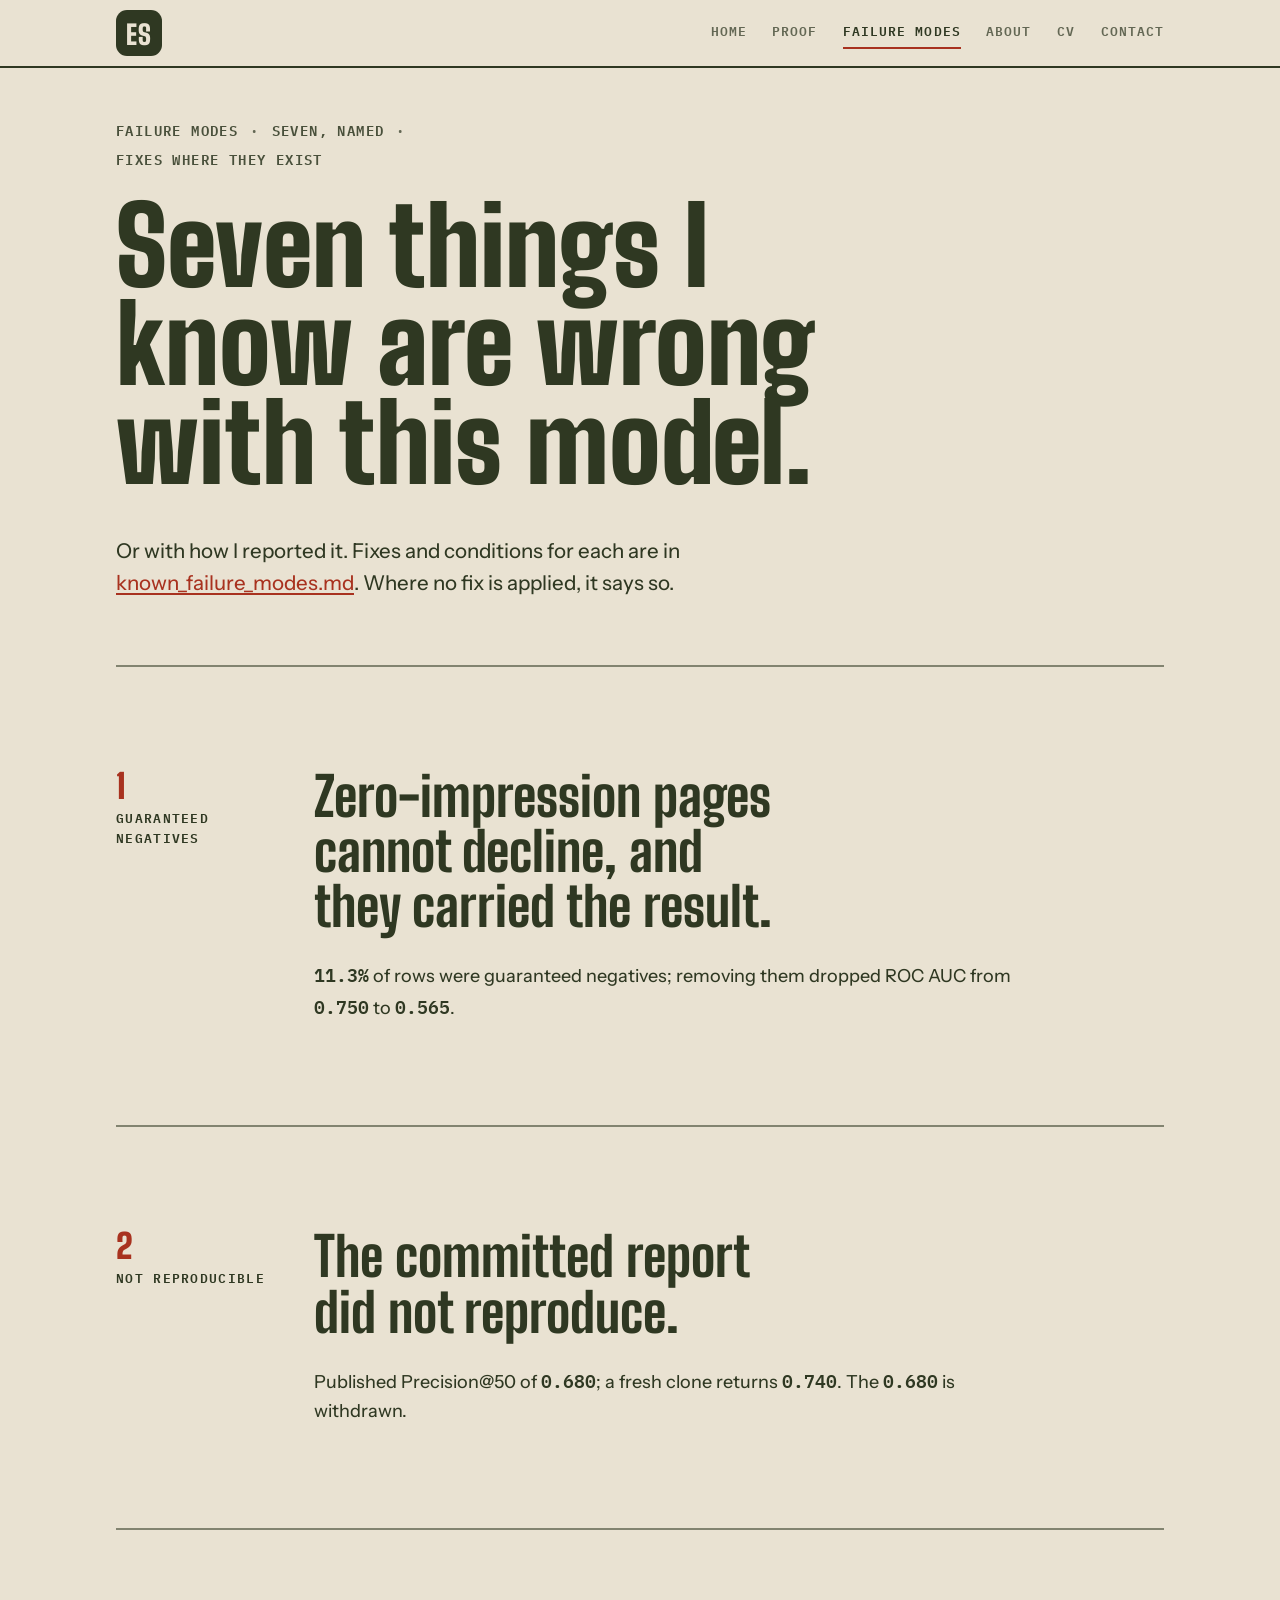
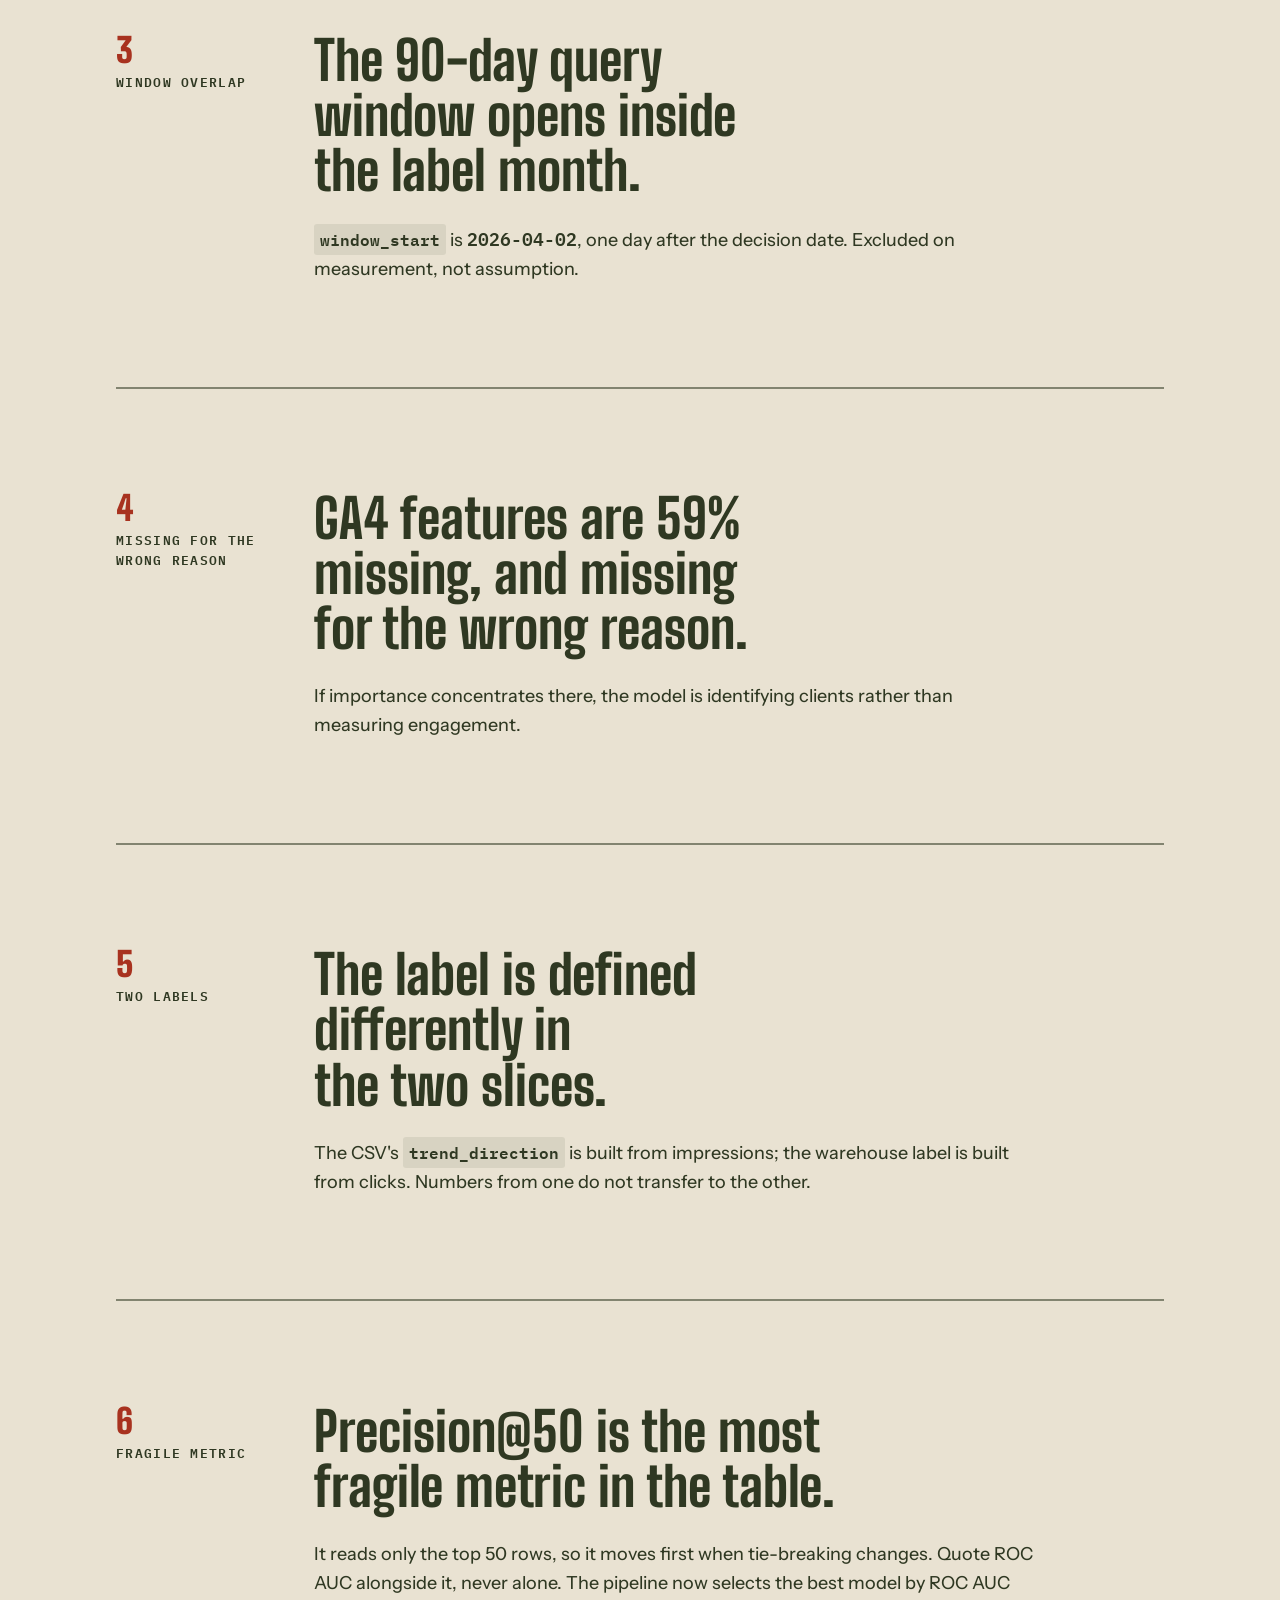
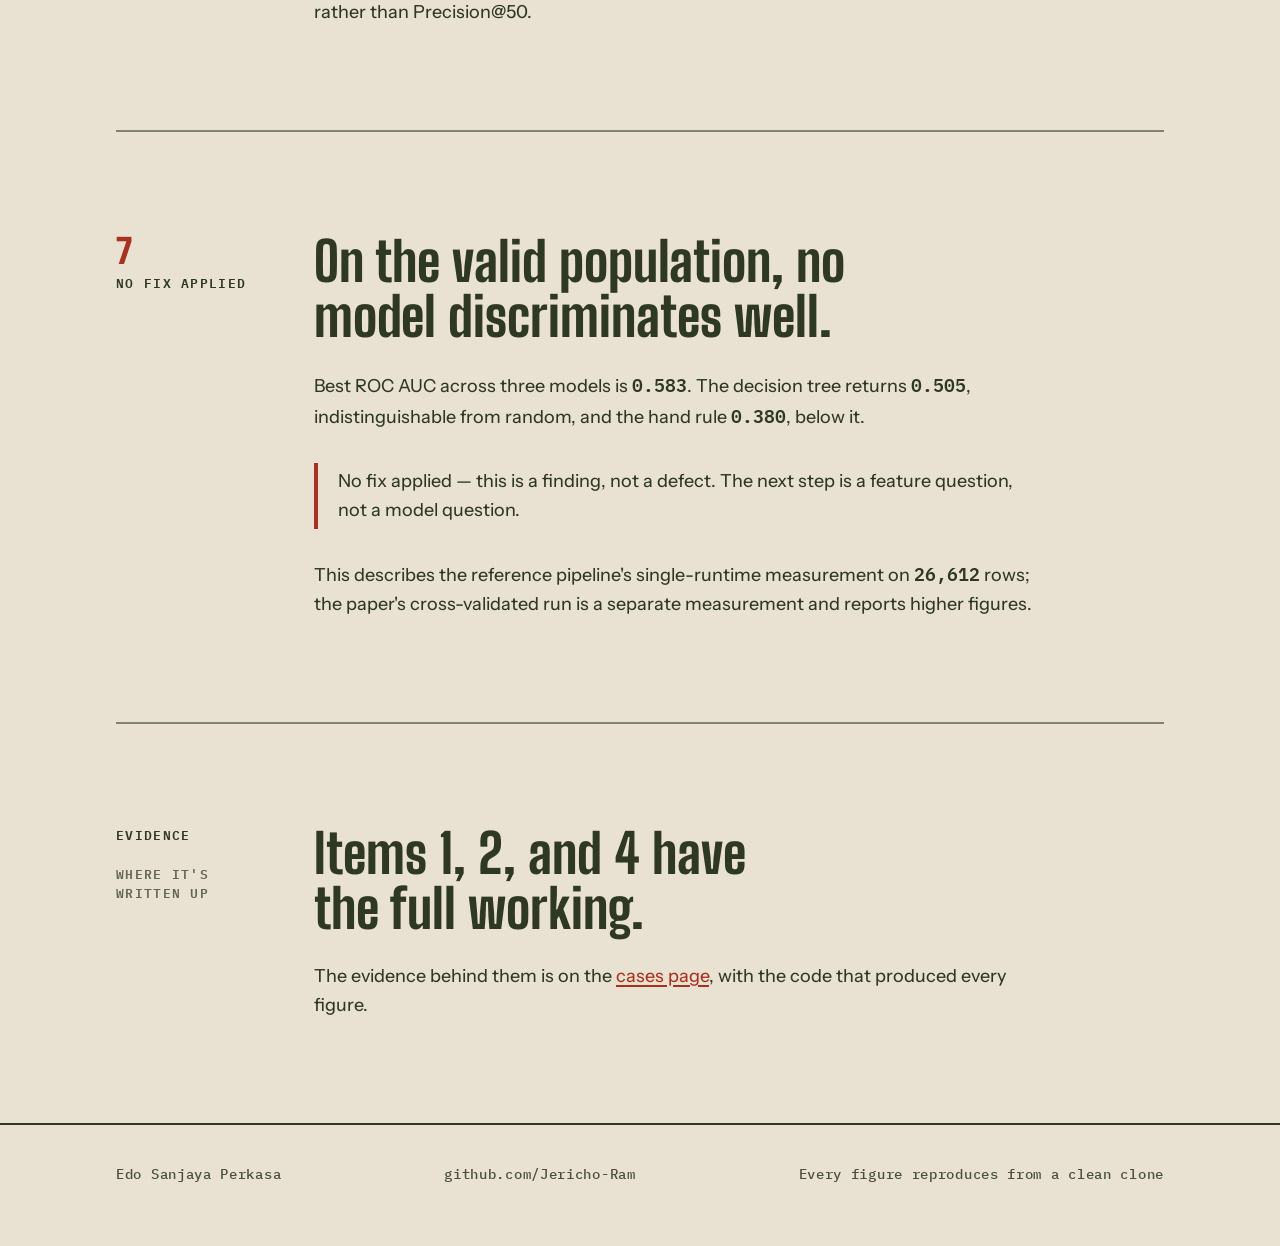
<file: failure-modes.html>
<!DOCTYPE html>
<html lang="en">
<head>
<meta charset="utf-8">
<meta name="viewport" content="width=device-width, initial-scale=1">
<title>Failure modes — Edo Sanjaya Perkasa</title>
<meta name="description" content="Seven named failure modes in my own decline-risk model, each with a fix beside it or an honest note that no fix is applied.">
<link rel="icon" type="image/png" sizes="32x32" href="icon-32.png?v=3">
<link rel="icon" type="image/png" sizes="16x16" href="icon-16.png?v=3">
<link rel="icon" href="favicon.ico?v=3" sizes="any">
<link rel="apple-touch-icon" href="apple-touch-icon.png?v=3">
<meta name="theme-color" content="#2F3822">
<link rel="preconnect" href="https://fonts.googleapis.com">
<link rel="preconnect" href="https://fonts.gstatic.com" crossorigin>
<link href="https://fonts.googleapis.com/css2?family=Big+Shoulders+Display:wght@700;800;900&family=IBM+Plex+Mono:wght@500;600&family=Instrument+Sans:wght@400;500;600&display=swap" rel="stylesheet">
<link rel="stylesheet" href="style.css">
</head>
<body>

<header class="masthead">
  <div class="wrap">
    <a class="monogram" href="index.html">ES</a>
    <nav class="nav" aria-label="Primary">
      <a href="index.html">Home</a>
      <a href="cases.html">Proof</a>
      <a href="failure-modes.html" aria-current="page">Failure modes</a>
      <a href="about.html">About</a>
      <a href="cv.html">CV</a>
      <a href="contact.html">Contact</a>
    </nav>
  </div>
</header>

<main>
  <section class="hero">
    <div class="wrap">
      <p class="kicker"><span>Failure modes</span><span>Seven, named</span><span>Fixes where they exist</span></p>
      <h1>Seven things I know are wrong with this model.</h1>
      <p class="lede">Or with how I reported it. Fixes and conditions for each are in <a href="https://github.com/Jericho-Ram/FlyRank-Internship-ML/blob/main/outputs/known_failure_modes.md">known_failure_modes.md</a>. Where no fix is applied, it says so.</p>
    </div>
  </section>

  <div class="wrap">

    <section class="rec reveal">
      <div class="rail"><span class="seq">1</span><b>Guaranteed negatives</b></div>
      <div>
        <h2>Zero-impression pages cannot decline, and they carried the result.</h2>
        <p><span class="num">11.3%</span> of rows were guaranteed negatives; removing them dropped ROC AUC from <span class="num">0.750</span> to <span class="num">0.565</span>.</p>
      </div>
    </section>

    <section class="rec reveal">
      <div class="rail"><span class="seq">2</span><b>Not reproducible</b></div>
      <div>
        <h2>The committed report did not reproduce.</h2>
        <p>Published Precision@50 of <span class="num">0.680</span>; a fresh clone returns <span class="num">0.740</span>. The <span class="num">0.680</span> is withdrawn.</p>
      </div>
    </section>

    <section class="rec reveal">
      <div class="rail"><span class="seq">3</span><b>Window overlap</b></div>
      <div>
        <h2>The 90-day query window opens inside the label month.</h2>
        <p><code>window_start</code> is <span class="num">2026-04-02</span>, one day after the decision date. Excluded on measurement, not assumption.</p>
      </div>
    </section>

    <section class="rec reveal">
      <div class="rail"><span class="seq">4</span><b>Missing for the wrong reason</b></div>
      <div>
        <h2>GA4 features are 59% missing, and missing for the wrong reason.</h2>
        <p>If importance concentrates there, the model is identifying clients rather than measuring engagement.</p>
      </div>
    </section>

    <section class="rec reveal">
      <div class="rail"><span class="seq">5</span><b>Two labels</b></div>
      <div>
        <h2>The label is defined differently in the two slices.</h2>
        <p>The CSV's <code>trend_direction</code> is built from impressions; the warehouse label is built from clicks. Numbers from one do not transfer to the other.</p>
      </div>
    </section>

    <section class="rec reveal">
      <div class="rail"><span class="seq">6</span><b>Fragile metric</b></div>
      <div>
        <h2>Precision@50 is the most fragile metric in the table.</h2>
        <p>It reads only the top 50 rows, so it moves first when tie-breaking changes. Quote ROC AUC alongside it, never alone. The pipeline now selects the best model by ROC AUC rather than Precision@50.</p>
      </div>
    </section>

    <section class="rec reveal">
      <div class="rail"><span class="seq">7</span><b>No fix applied</b></div>
      <div>
        <h2>On the valid population, no model discriminates well.</h2>
        <p>Best ROC AUC across three models is <span class="num">0.583</span>. The decision tree returns <span class="num">0.505</span>, indistinguishable from random, and the hand rule <span class="num">0.380</span>, below it.</p>
        <div class="callout">
          <p>No fix applied — this is a finding, not a defect. The next step is a feature question, not a model question.</p>
        </div>
        <p>This describes the reference pipeline's single-runtime measurement on <span class="num">26,612</span> rows; the paper's cross-validated run is a separate measurement and reports higher figures.</p>
      </div>
    </section>

    <section class="rec reveal">
      <div class="rail"><b>Evidence</b><br>where it's written up</div>
      <div>
        <h2>Items 1, 2, and 4 have the full working.</h2>
        <p>The evidence behind them is on the <a href="cases.html">cases page</a>, with the code that produced every figure.</p>
      </div>
    </section>

  </div>
</main>

<footer>
  <div class="wrap">
    <span>Edo Sanjaya Perkasa</span>
    <span><a href="https://github.com/Jericho-Ram/FlyRank-Internship-ML">github.com/Jericho-Ram</a></span>
    <span>Every figure reproduces from a clean clone</span>
  </div>
</footer>

<script>
(function(){
  var els=document.querySelectorAll('.reveal');
  if(!('IntersectionObserver' in window)){els.forEach(function(e){e.classList.add('is-in')});return;}
  var io=new IntersectionObserver(function(en){en.forEach(function(e){if(e.isIntersecting){e.target.classList.add('is-in');io.unobserve(e.target);}})},{threshold:.12,rootMargin:'0px 0px -6% 0px'});
  els.forEach(function(e){io.observe(e)});
})();
</script>
</body>
</html>
</file>
<file: style.css>
/* Edo Sanjaya Perkasa — shared stylesheet
   Section 1 is index.html's stylesheet, unchanged.
   Section 2 adds elements the inner pages need. */

/* ══ 1. from index.html ═══════════════════════════════ */
:root{
  --ink:#2F3822;
  --paper:#E9E2D2;
  --brick:#A8321F;
  --ink-2:rgba(47,56,34,.86);
  --ink-3:rgba(47,56,34,.72);
  --rule:rgba(47,56,34,.26);
  --rule-strong:rgba(47,56,34,.55);
  --display:"Big Shoulders Display","Oswald","Arial Narrow Bold","Helvetica Neue",Impact,sans-serif;
  --body:"Instrument Sans",-apple-system,"Segoe UI",Roboto,system-ui,sans-serif;
  --mono:"IBM Plex Mono",ui-monospace,"Roboto Mono",Menlo,monospace;
  --wrap:1160px;
  --gap:clamp(52px,8vw,104px);
}
*{box-sizing:border-box}
html{-webkit-text-size-adjust:100%;scroll-behavior:smooth}
body{
  margin:0;background:var(--paper);color:var(--ink);
  font-family:var(--body);
  font-size:clamp(18px,1.35vw,21px);
  font-weight:450;line-height:1.62;
  -webkit-font-smoothing:antialiased;
}
a{color:inherit}
.wrap{max-width:var(--wrap);margin:0 auto;padding:0 clamp(22px,5vw,56px)}

.masthead{position:sticky;top:0;z-index:50;background:#E9E2D2;border-bottom:2px solid var(--ink)}
.masthead .wrap{display:flex;align-items:center;justify-content:space-between;gap:20px;height:66px}
.monogram{
  display:inline-flex;align-items:center;justify-content:center;
  width:46px;height:46px;border-radius:11px;
  background:var(--ink);color:var(--paper);
  font-family:var(--display);font-weight:900;font-size:27px;letter-spacing:.02em;
  line-height:1;padding-top:3px;text-decoration:none;
}
.monogram:hover,.monogram:focus-visible{background:var(--brick)}
.nav{display:flex;gap:clamp(14px,2vw,26px);font-family:var(--mono);font-weight:600;font-size:13px;letter-spacing:.08em;text-transform:uppercase}
.nav a{text-decoration:none;color:var(--ink-3);padding:4px 0;border-bottom:2px solid transparent}
.nav a:hover,.nav a:focus-visible{color:var(--ink);border-color:var(--ink)}
.nav a[aria-current="page"]{color:var(--ink);border-color:var(--brick)}

.rec{display:grid;grid-template-columns:150px minmax(0,1fr);gap:clamp(20px,4vw,48px);padding:var(--gap) 0;border-top:2px solid var(--rule-strong)}
.rail{font-family:var(--mono);font-weight:600;font-size:13px;letter-spacing:.1em;text-transform:uppercase;color:var(--ink-3);line-height:1.5;position:sticky;top:100px;align-self:start}
.rail b{display:block;font-weight:600;color:var(--ink)}

.hero{padding:clamp(30px,4vw,52px) 0 clamp(40px,5.5vw,66px)}
.kicker{font-family:var(--mono);font-weight:600;font-size:14px;letter-spacing:.1em;text-transform:uppercase;color:var(--ink-2);margin:0 0 clamp(18px,2.2vw,26px);display:flex;flex-wrap:wrap;gap:6px 12px}
.kicker span:not(:last-child)::after{content:"·";margin-left:12px;color:var(--ink-3)}
h1{font-family:var(--display);font-weight:900;font-size:clamp(52px,8.4vw,108px);line-height:.92;letter-spacing:0;margin:0;max-width:15ch;text-wrap:balance}
h1 em{font-style:normal;color:var(--brick)}
.lede{margin:clamp(30px,3.5vw,42px) 0 0;max-width:56ch;font-size:clamp(19px,1.6vw,24px);font-weight:450;line-height:1.55}
h2{font-family:var(--display);font-weight:800;font-size:clamp(34px,4.4vw,54px);line-height:1.02;margin:0 0 26px;max-width:21ch;text-wrap:balance}
p{margin:0 0 20px;max-width:60ch}
p:last-child{margin-bottom:0}
.num{font-family:var(--mono);font-weight:600;font-variant-numeric:tabular-nums}

.ledger{border-top:2px solid var(--ink);margin-top:10px}
.row{display:grid;grid-template-columns:minmax(0,1fr) auto;gap:10px 28px;align-items:baseline;padding:26px 0;border-bottom:1px solid var(--rule)}
.metric{font-family:var(--mono);font-weight:600;font-size:14px;letter-spacing:.05em;text-transform:uppercase;color:var(--ink-2)}
.note{grid-column:1/-1;font-size:17px;color:var(--ink-2);max-width:56ch;margin:0}
.figs{font-family:var(--mono);font-weight:600;font-variant-numeric:tabular-nums;font-size:clamp(26px,3.2vw,38px);white-space:nowrap;display:flex;align-items:baseline;gap:14px}
.arrow{color:var(--ink-3);font-size:.65em}
.struck{position:relative;color:var(--brick);display:inline-block}
.struck::after{content:"";position:absolute;left:-.06em;right:-.06em;top:52%;height:3px;background:var(--brick);transform-origin:left;transform:scaleX(0);transition:transform .55s cubic-bezier(.2,.7,.3,1)}
.is-in .struck::after{transform:scaleX(1)}
.row.withdrawn .figs{color:var(--brick)}
.stamp{font-family:var(--mono);font-weight:600;font-size:13px;letter-spacing:.1em;text-transform:uppercase;color:#fff;background:var(--brick);padding:5px 10px;border-radius:3px}

.practice{list-style:none;margin:0;padding:0;border-top:2px solid var(--ink)}
.practice li{padding:20px 0;border-bottom:1px solid var(--rule);max-width:58ch}

.evidence{border-top:2px solid var(--ink)}
.ev{display:block;text-decoration:none;padding:26px 0;border-bottom:1px solid var(--rule);transition:padding-left .18s ease}
.ev:hover,.ev:focus-visible{padding-left:14px}
.ev .t{font-family:var(--display);font-weight:800;font-size:clamp(28px,3vw,38px);line-height:1.05;display:block;margin-bottom:8px}
.ev .d{color:var(--ink-2);font-size:17.5px;max-width:54ch;display:block;line-height:1.5}
.ev .t::after{content:"→";margin-left:14px;color:var(--brick);font-family:var(--body);font-size:.62em;vertical-align:3px}

.files{list-style:none;margin:0;padding:0;border-top:2px solid var(--ink);font-family:var(--mono);font-size:15px;font-weight:500}
.files li{border-bottom:1px solid var(--rule)}
.files a{display:flex;flex-wrap:wrap;gap:4px 20px;align-items:baseline;padding:18px 0;text-decoration:none}
.files a:hover,.files a:focus-visible{color:var(--brick)}
.files .path{font-weight:600;overflow-wrap:anywhere}
.files .what{font-family:var(--body);font-size:16.5px;font-weight:450;color:var(--ink-2)}

footer{border-top:2px solid var(--ink);padding:38px 0 60px;font-family:var(--mono);font-weight:500;font-size:14px;letter-spacing:.05em;color:var(--ink-2)}
footer .wrap{display:flex;flex-wrap:wrap;gap:12px 32px;justify-content:space-between}
footer a{text-decoration:none}
footer a:hover{color:var(--brick)}

.reveal{opacity:0;transform:translateY(12px);transition:opacity .5s ease,transform .5s cubic-bezier(.2,.7,.3,1)}
.reveal.is-in{opacity:1;transform:none}
a:focus-visible,.ev:focus-visible{outline:3px solid var(--brick);outline-offset:3px}

@media (max-width:820px){
  :root{--gap:clamp(38px,7vw,60px)}
  .wrap{padding:0 20px}
  .rec{grid-template-columns:1fr;gap:14px}
  .rail{position:static}
  .rail b{display:inline}
  .rail br{display:none}
  .row{grid-template-columns:1fr;padding:22px 0}
  .figs{font-size:clamp(24px,7vw,30px);white-space:normal;flex-wrap:wrap;gap:10px}
  .bullets{padding-left:18px}
  .callout{padding-left:16px;margin:24px 0}
  figure{margin:28px 0}
  h1{font-size:clamp(44px,11vw,72px);max-width:none}
  h2{font-size:clamp(30px,6.4vw,42px);max-width:none}
  .nav{gap:12px;font-size:12px}
  .masthead .wrap{height:60px}
  .monogram{width:40px;height:40px;font-size:23px;border-radius:9px}
}
@media (max-width:700px){
  .masthead .wrap{height:auto;padding-top:10px;padding-bottom:0;flex-wrap:wrap;gap:2px}
  .monogram{width:36px;height:36px;font-size:21px;border-radius:8px}
  .nav{
    order:3;width:100%;
    gap:16px;font-size:12px;letter-spacing:.06em;
    overflow-x:auto;flex-wrap:nowrap;
    scrollbar-width:none;-webkit-overflow-scrolling:touch;
    padding-bottom:8px;
  }
  .nav::-webkit-scrollbar{display:none}
  .nav a{white-space:nowrap;padding-bottom:6px}
}
@media (prefers-reduced-motion:reduce){
  html{scroll-behavior:auto}
  .reveal{opacity:1;transform:none;transition:none}
  .struck::after{transform:scaleX(1);transition:none}
}

/* ══ 2. inner pages only — nothing above is changed ═══ */

.pagehead{padding:clamp(30px,4vw,52px) 0 clamp(40px,5.5vw,66px)}

.rail .seq{display:block;font-size:34px;font-family:var(--display);font-weight:900;color:var(--brick);letter-spacing:0;line-height:1;margin-bottom:6px}

h3{font-family:var(--display);font-weight:800;font-size:clamp(26px,2.8vw,34px);line-height:1.06;margin:44px 0 16px;max-width:24ch}

table{width:100%;border-collapse:collapse;margin:28px 0;font-size:16.5px}
caption{text-align:left;font-family:var(--mono);font-size:13px;font-weight:600;letter-spacing:.08em;text-transform:uppercase;color:var(--ink-2);padding-bottom:12px}
th,td{text-align:left;padding:13px 16px 13px 0;border-bottom:1px solid var(--rule);vertical-align:top}
thead th{font-family:var(--mono);font-size:13px;font-weight:600;letter-spacing:.06em;text-transform:uppercase;color:var(--ink-2);border-bottom:2px solid var(--ink)}
tbody td:not(:first-child),tbody th:not(:first-child){font-family:var(--mono);font-variant-numeric:tabular-nums;font-weight:500}
tbody th{font-weight:500}
.tablewrap{overflow-x:auto;-webkit-overflow-scrolling:touch;margin:28px 0}
.tablewrap table{margin:0;min-width:520px}

figure{margin:36px 0;padding:0}
figure img{width:100%;height:auto;display:block}
figcaption{font-size:16px;color:var(--ink-2);line-height:1.5;margin-top:14px;max-width:62ch;border-left:3px solid var(--rule-strong);padding-left:16px}

.callout{border-left:4px solid var(--brick);padding:4px 0 4px 20px;margin:30px 0;max-width:60ch}
.callout p:last-child{margin-bottom:0}

.plain{list-style:none;margin:0;padding:0;border-top:2px solid var(--ink)}
.plain li{padding:20px 0;border-bottom:1px solid var(--rule);max-width:58ch}

main p a,figcaption a,.callout a,td a{color:var(--brick);text-decoration:underline;text-underline-offset:3px;text-decoration-thickness:1.5px}
main p a:hover,figcaption a:hover{background:rgba(168,50,31,.1)}

code{font-family:var(--mono);font-size:.9em;font-weight:600;background:rgba(47,56,34,.09);padding:2px 6px;border-radius:3px}

@media (max-width:820px){
  .rail .seq{display:inline;font-size:22px;margin-right:8px}
}

/* form (contact page) */
.form{max-width:620px;margin-top:8px}
.field{border-top:1px solid var(--rule);padding:22px 0}
.field:first-child{border-top:2px solid var(--ink)}
.field label{display:block;font-family:var(--mono);font-weight:600;font-size:13px;letter-spacing:.09em;text-transform:uppercase;color:var(--ink-2);margin-bottom:10px}
.field .hint{font-size:16px;color:var(--ink-3);line-height:1.45;margin:0 0 12px;max-width:52ch}
.field input,.field textarea{
  width:100%;background:transparent;color:var(--ink);
  font-family:var(--body);font-size:18px;font-weight:450;line-height:1.5;
  border:2px solid var(--rule-strong);border-radius:4px;padding:12px 14px;
}
.field textarea{min-height:92px;resize:vertical}
.field input:focus,.field textarea:focus{outline:none;border-color:var(--brick);background:rgba(255,255,255,.35)}
.field input::placeholder,.field textarea::placeholder{color:var(--ink-3);opacity:.7}
.hp{position:absolute;left:-9999px;opacity:0;height:0;overflow:hidden}
.submit{
  display:inline-block;margin-top:28px;
  font-family:var(--mono);font-weight:600;font-size:15px;letter-spacing:.09em;text-transform:uppercase;
  background:var(--ink);color:var(--paper);
  border:2px solid var(--ink);border-radius:5px;padding:15px 30px;cursor:pointer;
  transition:background .18s ease,border-color .18s ease;
}
.submit:hover,.submit:focus-visible{background:var(--brick);border-color:var(--brick)}

.contactlist{list-style:none;margin:0;padding:0;border-top:2px solid var(--ink);font-family:var(--mono);font-size:16px;font-weight:500}
.contactlist li{border-bottom:1px solid var(--rule)}
.contactlist a{display:block;padding:16px 0;text-decoration:none}
.contactlist a:hover,.contactlist a:focus-visible{color:var(--brick)}

/* CV entries */
.entry{padding:28px 0;border-bottom:1px solid var(--rule)}
.entry:first-child{border-top:2px solid var(--ink)}
.entry h3{margin:0 0 6px;font-size:clamp(24px,2.6vw,31px);max-width:26ch}
.entry .meta{font-family:var(--mono);overflow-wrap:anywhere;font-size:13.5px;font-weight:500;letter-spacing:.03em;color:var(--ink-2);margin:0 0 16px;max-width:60ch}
.bullets{margin:0;padding-left:20px}
.bullets li{margin-bottom:11px;max-width:62ch;line-height:1.55}
.bullets li:last-child{margin-bottom:0}
.bullets li::marker{color:var(--brick)}
.skillset{border-top:2px solid var(--ink)}
.skillset div{padding:18px 0;border-bottom:1px solid var(--rule)}
.skillset dt{font-family:var(--mono);font-size:12.5px;font-weight:600;letter-spacing:.1em;text-transform:uppercase;color:var(--ink-3);margin-bottom:8px}
.skillset dd{margin:0;max-width:60ch}
</file>
<file: legacy.css>
/* Identity kit. Four colours, two fonts, no exceptions. */
:root{--paper:#FAF9F6;--ink:#16181C;--signal:#2B3D18;--caution:#B4531A}

*{box-sizing:border-box}

body{margin:0;background:var(--paper);color:var(--ink);
font-family:"IBM Plex Sans",system-ui,sans-serif;font-weight:400;line-height:1.55;
-webkit-font-smoothing:antialiased}

main{max-width:36rem;margin:0 auto;padding:0 1.5rem 6rem}

h1{font-weight:600;letter-spacing:-.02em;color:var(--signal);font-size:1.6rem;line-height:1.3;margin:0 0 1.5rem}
h2{font-weight:600;letter-spacing:-.02em;color:var(--signal);font-size:1.1rem;margin:3rem 0 .75rem}
h2.limit{color:var(--caution)}
h3{font-weight:600;font-size:.95rem;margin:1.5rem 0 .25rem}
p{margin:0 0 1.25rem}
ul{padding-left:1.1rem;margin:0 0 1.25rem}
li{margin-bottom:.5rem}
hr{border:0;border-top:1px solid var(--signal);opacity:.25;margin:3rem 0}

/* Mono carries every number, column name, file path, and label. Never prose. */
code{font-family:"IBM Plex Mono",ui-monospace,monospace;font-weight:500;font-size:.9em}
.meta{font-family:"IBM Plex Mono",ui-monospace,monospace;font-size:.8125rem;letter-spacing:.04em}

a{color:var(--signal);text-decoration:underline;text-underline-offset:2px}

/* Header: mark, then nav. Same on all four pages. */
header{max-width:36rem;margin:0 auto;padding:8vh 1.5rem 0}
.mark{display:inline-flex;align-items:center;justify-content:center;width:44px;height:44px;
border-radius:10px;background:var(--signal);color:var(--paper);font-weight:600;
text-decoration:none;margin-bottom:1.5rem}
nav{font-family:"IBM Plex Mono",ui-monospace,monospace;font-size:.8125rem;letter-spacing:.04em;
display:flex;flex-wrap:wrap;gap:.5rem 1.25rem;
padding-bottom:1.5rem;border-bottom:1px solid var(--signal);margin-bottom:2.5rem}
nav a,nav span{display:inline-block;padding:.4rem 0}
/* Current page is plain text, not a link, so nothing is signalled by colour alone. */
nav span[aria-current]{color:var(--ink);font-weight:500}

/* Charts are pipeline output, recoloured to the palette. Data untouched. */
figure{margin:1.5rem 0 2rem}
figure svg,figure img{max-width:100%;height:auto;display:block;border:1px solid rgba(43,61,24,.25)}
figcaption{font-size:.875rem;margin-top:.5rem;line-height:1.5}

/* Form. Labels are labels, so they sit in mono. Answers are prose, so they don't. */
form{margin:0 0 1.25rem}
label{display:block;font-family:"IBM Plex Mono",ui-monospace,monospace;
font-size:.75rem;font-weight:500;letter-spacing:.06em;color:var(--signal);margin:1.75rem 0 .4rem}
input[type=text],input[type=email],textarea{display:block;width:100%;
font-family:"IBM Plex Sans",system-ui,sans-serif;font-weight:400;font-size:1rem;line-height:1.55;
color:var(--ink);background:var(--paper);
border:1px solid rgba(43,61,24,.45);border-radius:2px;padding:.6rem .7rem}
textarea{resize:vertical}
input[type=text]:focus,input[type=email]:focus,textarea:focus{outline:2px solid var(--signal);outline-offset:1px}
p.help{font-size:.8125rem;line-height:1.5;margin:.4rem 0 0;opacity:.7}

button{display:inline-block;margin:2.25rem 0 0;
font-family:"IBM Plex Mono",ui-monospace,monospace;font-size:.8125rem;font-weight:500;letter-spacing:.06em;
color:var(--paper);background:var(--signal);
border:1px solid var(--signal);border-radius:2px;padding:.7rem 1.2rem;cursor:pointer}
button[disabled]{opacity:.55;cursor:default}

/* Honeypot. Bots fill it, people never see it. */
.hp{position:absolute;left:-9999px;width:1px;height:1px;opacity:0}

#status{font-size:.9375rem;margin:1rem 0 0}
#status:empty{margin:0}
#status.ok{color:var(--signal)}
#status.bad{color:var(--ink);font-weight:600}

/* Tables. Numbers in mono, hairlines only, no fills. */
table{border-collapse:collapse;width:100%;margin:1.5rem 0 .5rem;font-size:.9375rem}
th{font-family:"IBM Plex Mono",ui-monospace,monospace;font-weight:500;font-size:.75rem;
letter-spacing:.06em;color:var(--signal);text-align:left;
padding:0 1rem .5rem 0;border-bottom:1px solid rgba(43,61,24,.3)}
td{padding:.6rem 1rem .6rem 0;border-bottom:1px solid rgba(43,61,24,.15);vertical-align:top}
td.n{font-family:"IBM Plex Mono",ui-monospace,monospace;font-weight:400;font-size:.875rem}
.table-scroll{overflow-x:auto;-webkit-overflow-scrolling:touch}
</file>
